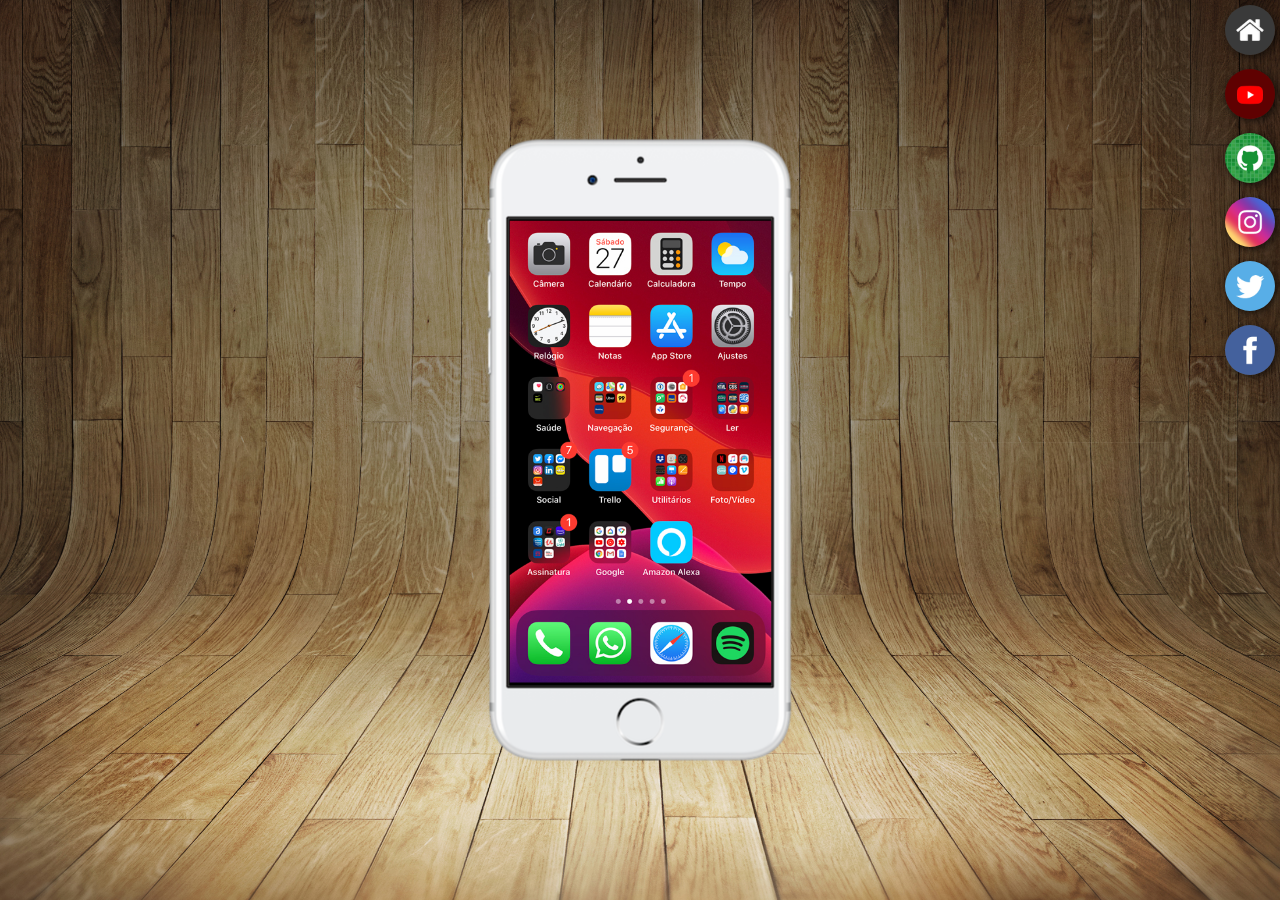
<file: index.html>
<!DOCTYPE html>
<html lang="pt-br">
<head>
    <meta charset="UTF-8">
    <meta http-equiv="X-UA-Compatible" content="IE=edge">
    <meta name="viewport" content="width=device-width, initial-scale=1.0">
    <title>Projeto redes sociais</title>
    <link rel="shortcut icon" href="favicon.ico" type="image/x-icon">
    <link rel="stylesheet" href="estilos/style.css">
</head>
<body>
    <main>
        <section id="telefone">
            <iframe src="home.html" name="tela" id="tela"  frameborder="0">
                Seu navegador não é compatível.
            </iframe>
        </section>
        <section id="redes-sociais">
            <a href="home.html" target="tela"><img src="imagens/logo-home.jpg" alt="home"></a>
            <br>
            <a href="youtube.html" target="tela"><img src="imagens/logo-youtube.jpg" alt="youtube"></a>
            <br>
            <a href="github.html" target="tela"><img src="imagens/logo-github.jpg" alt="github"></a>
            <br>
            <a href="instagram.html" target="tela"><img src="imagens/logo-instagram.jpg" alt="instagram"></a>
            <br>
            <a href="twitter.html" target="tela"><img src="imagens/logo-twitter.jpg" alt="twitter"></a>
            <br>
            <a href="facebook.html" target="tela"><img src="imagens/logo-facebook.jpg" alt="facebook"></a>
            

        </section>
    </main>
</body>
</html>
</file>
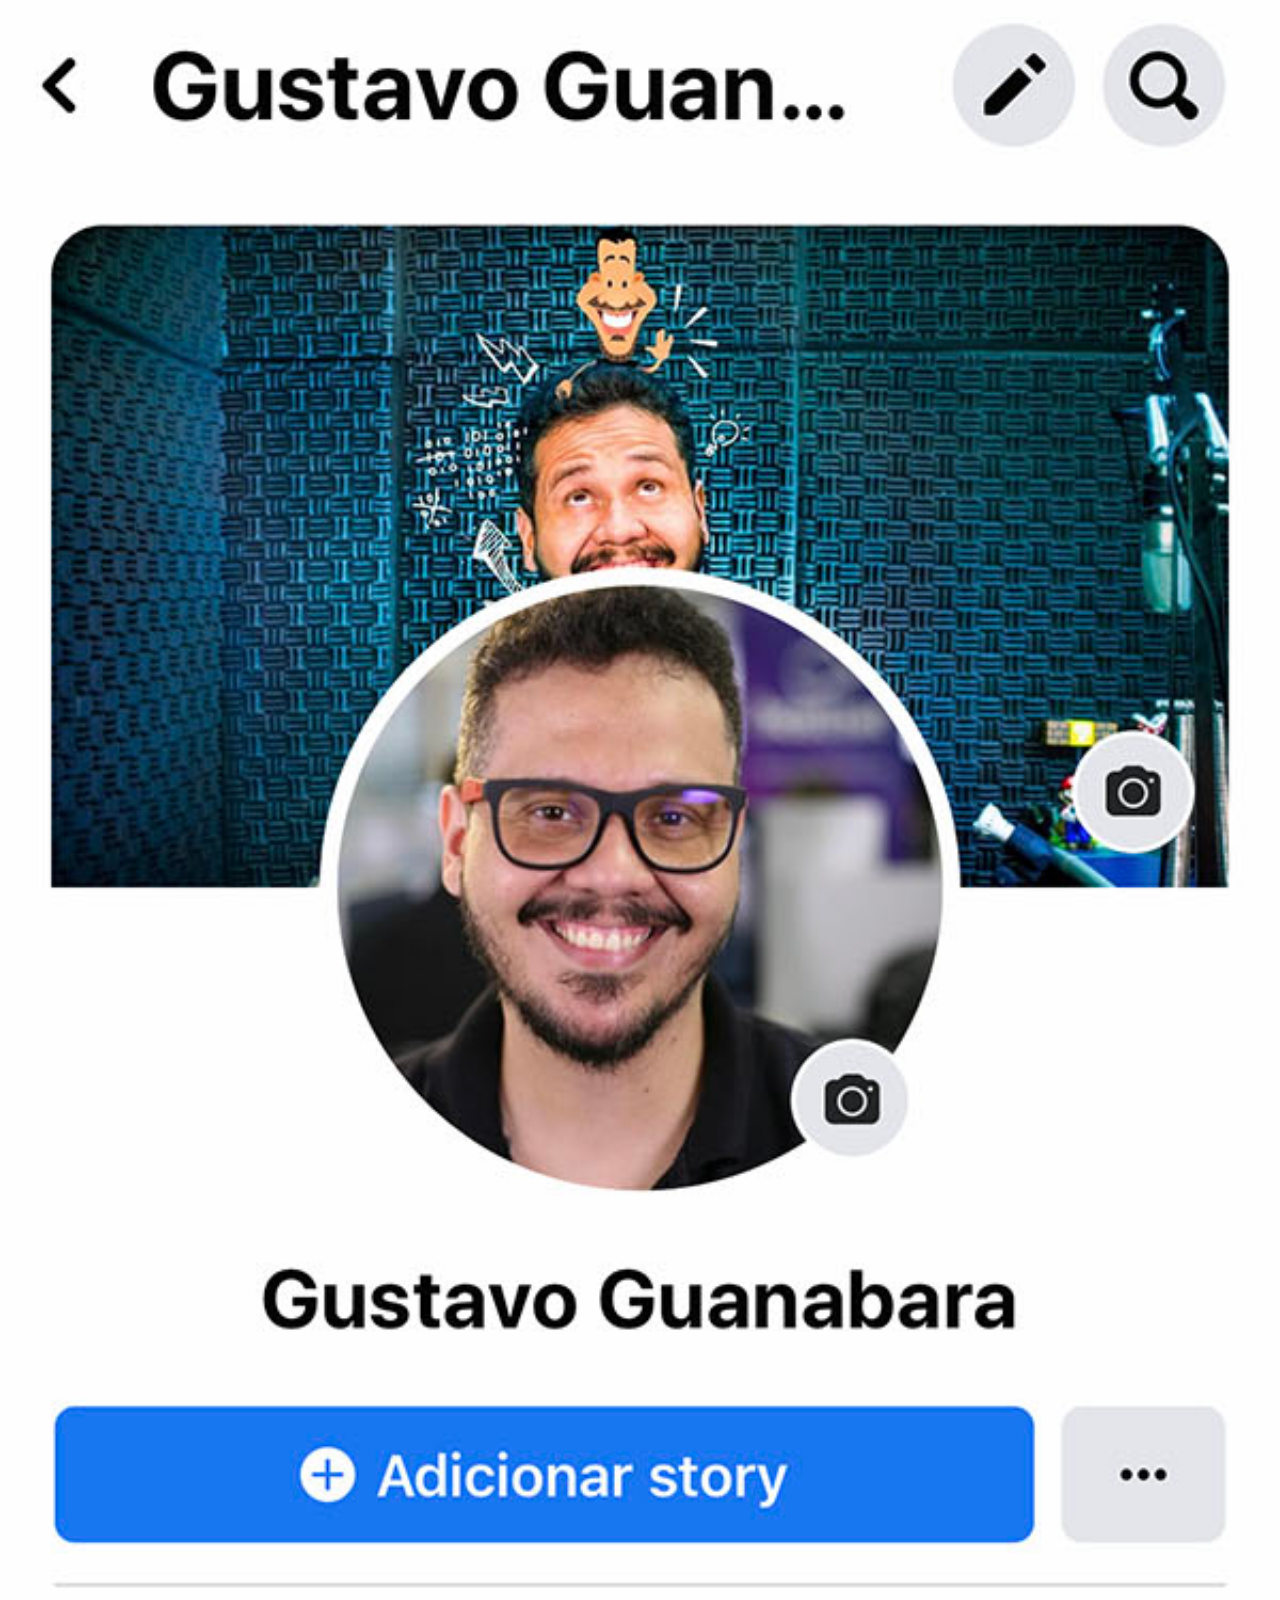
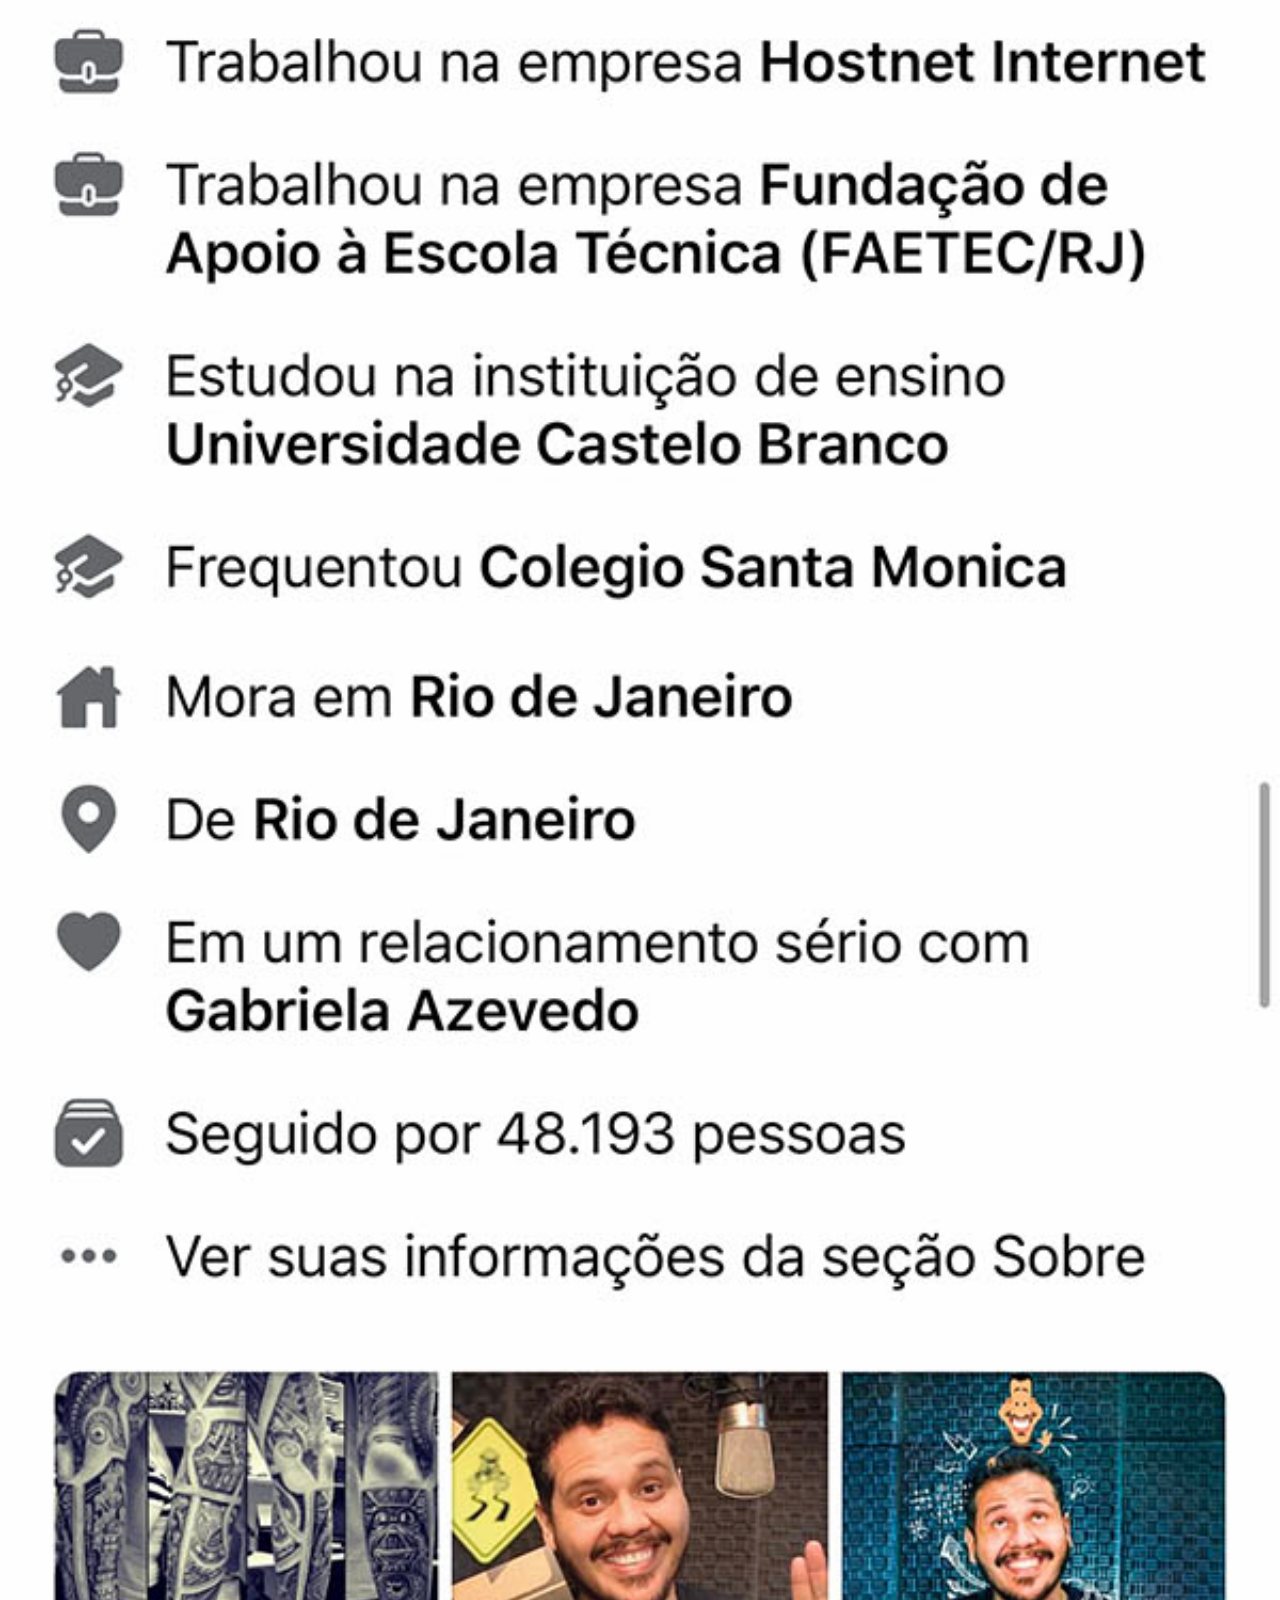
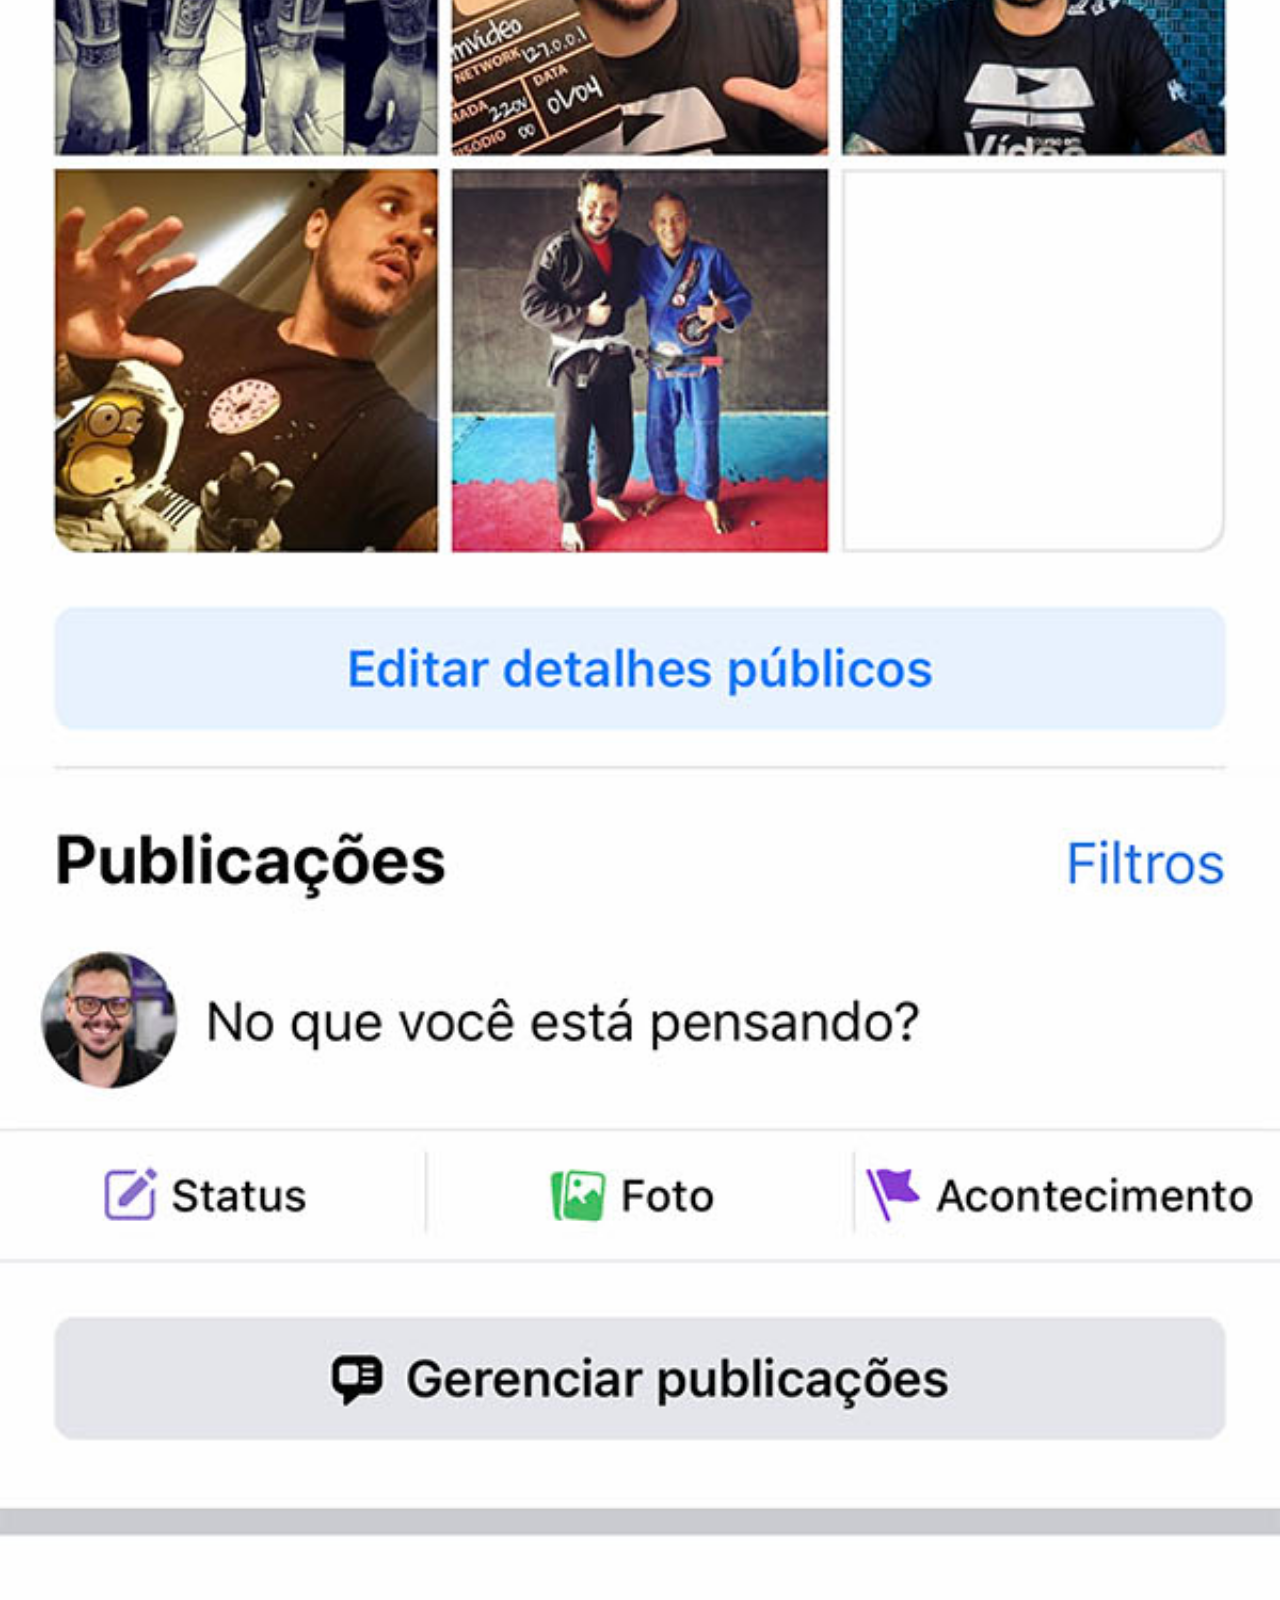
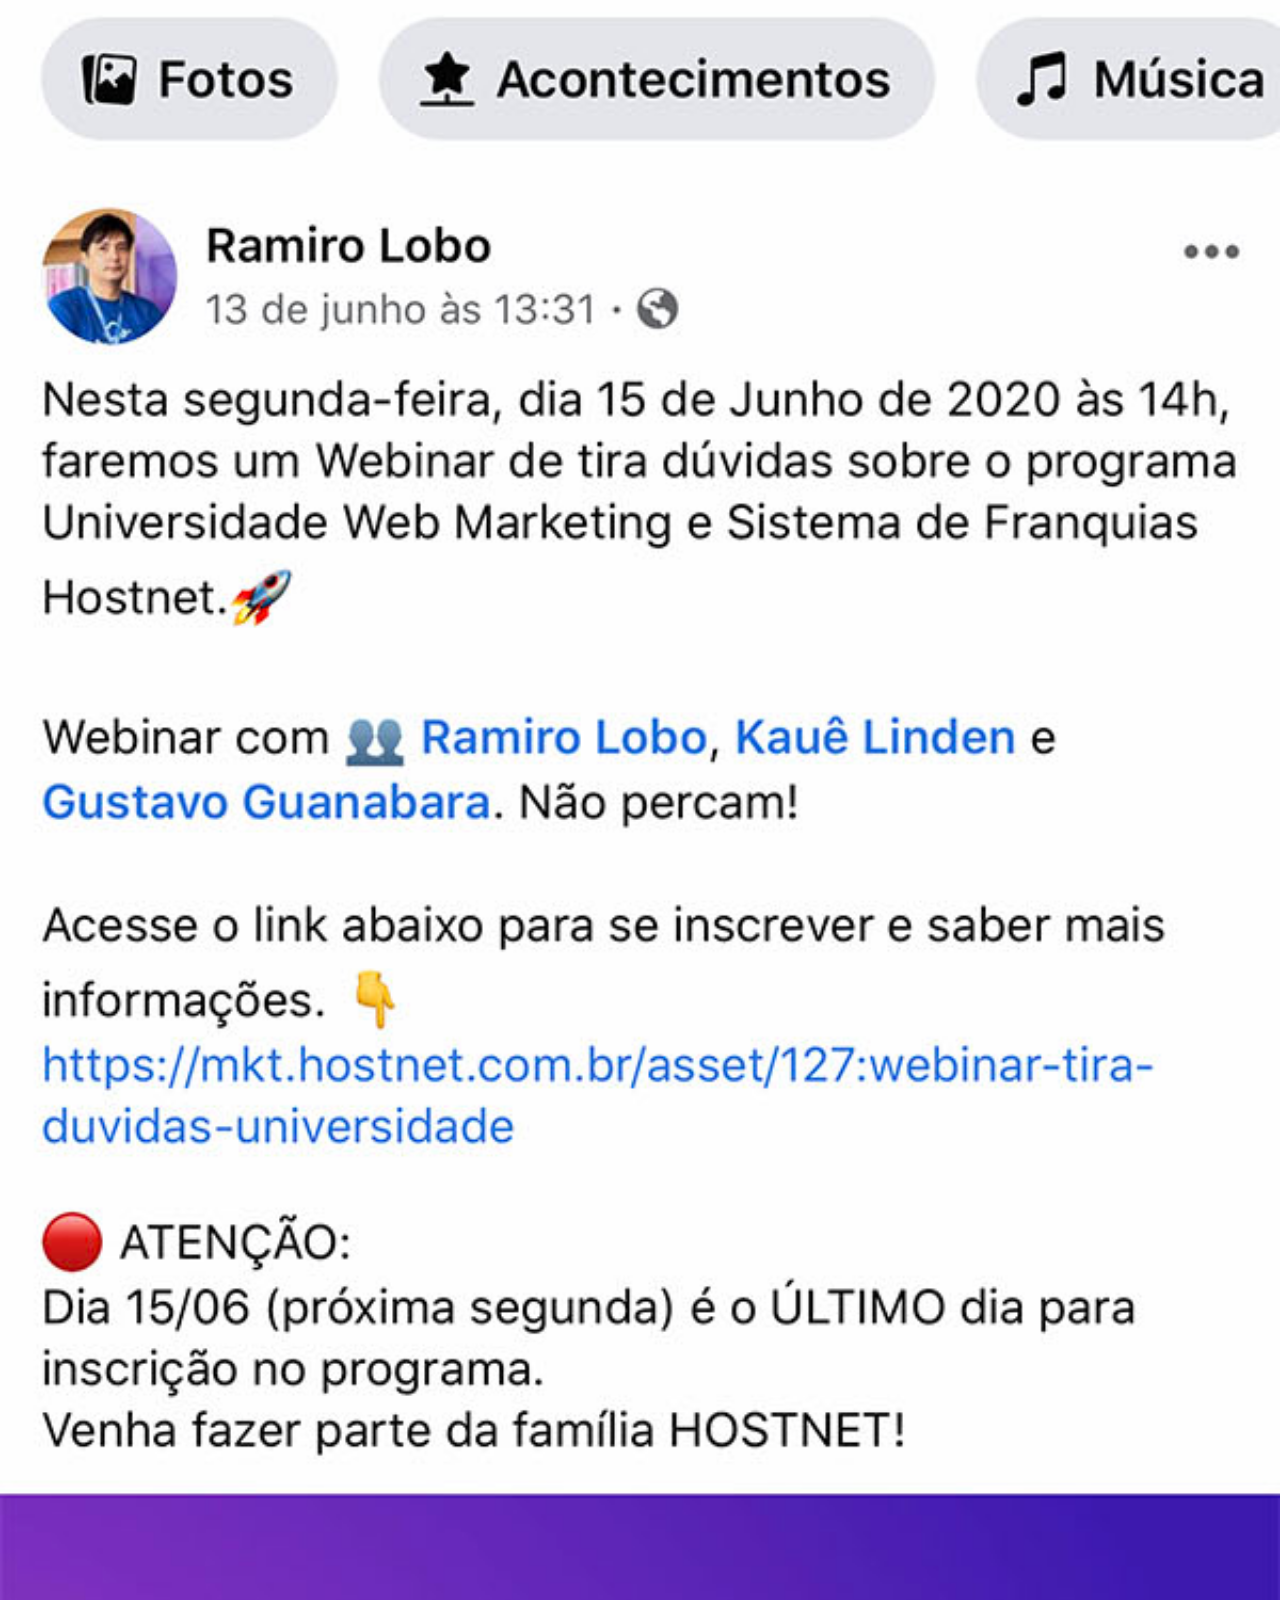
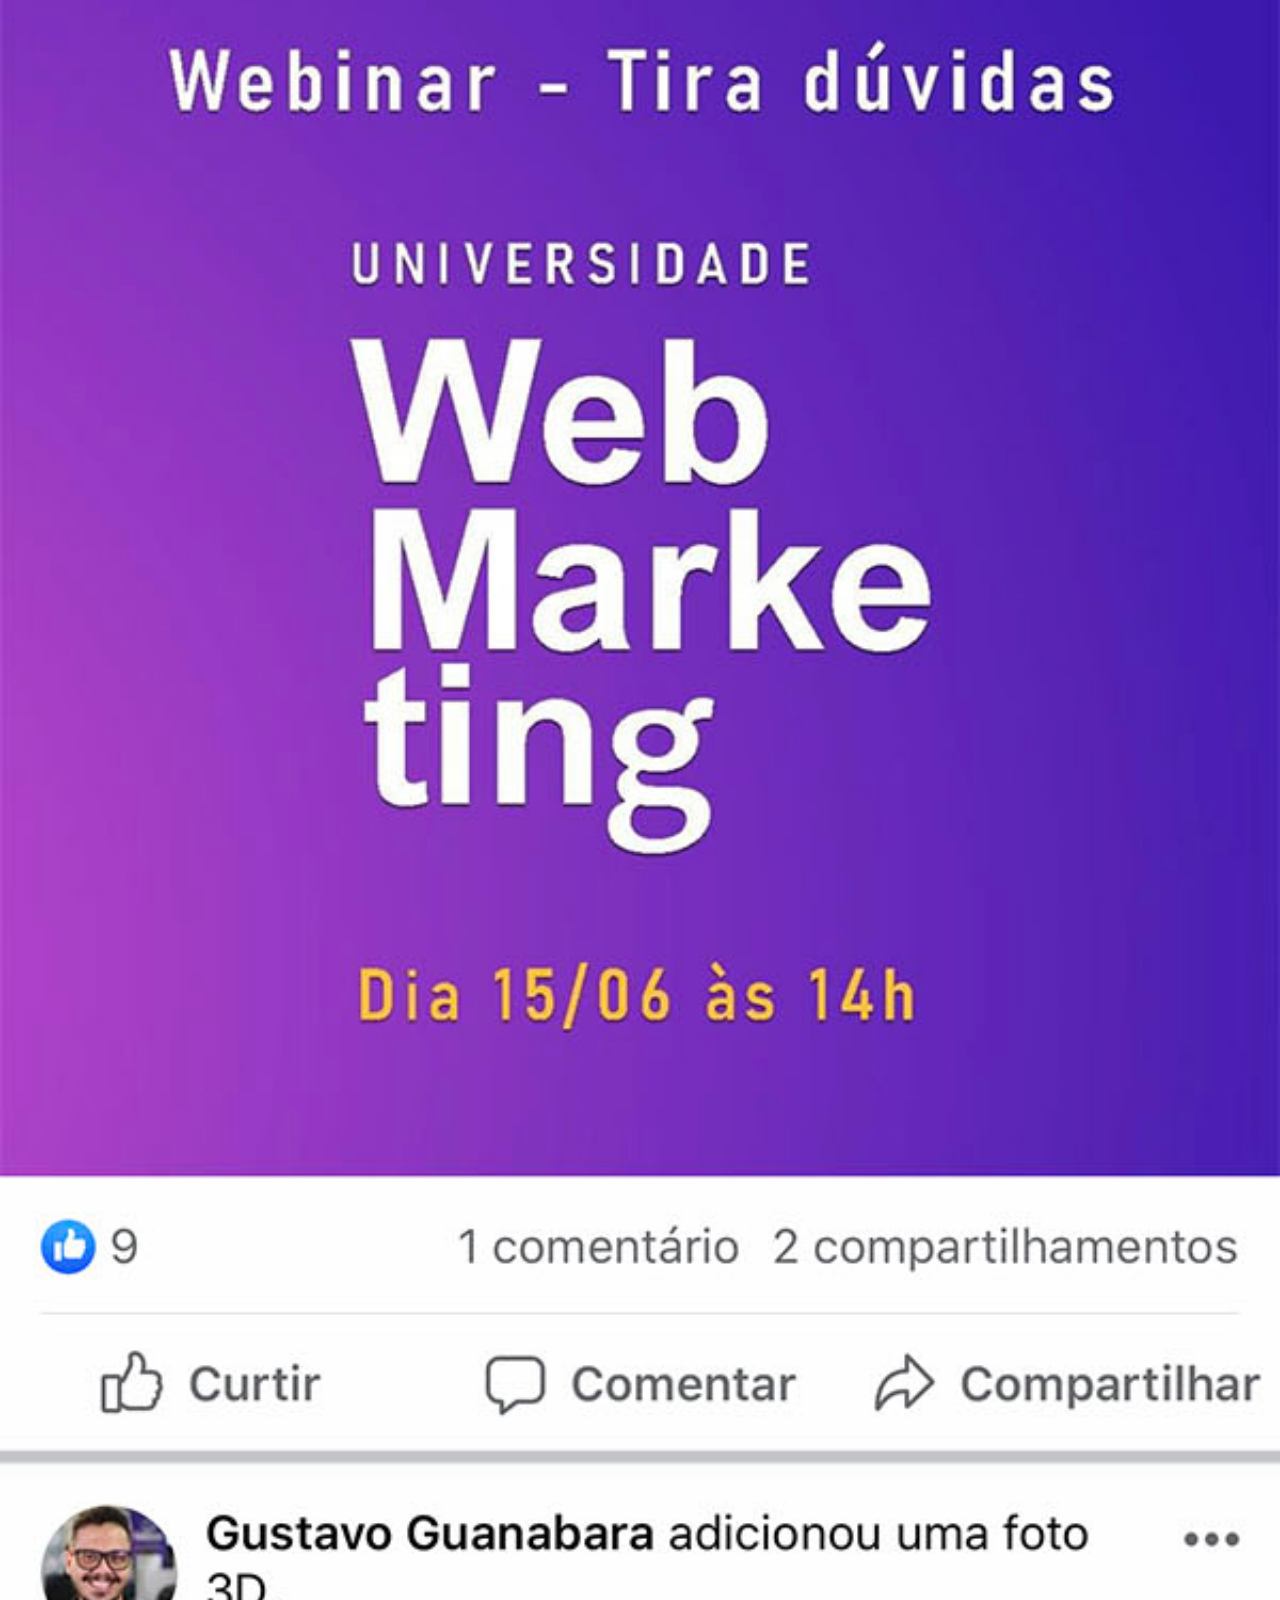
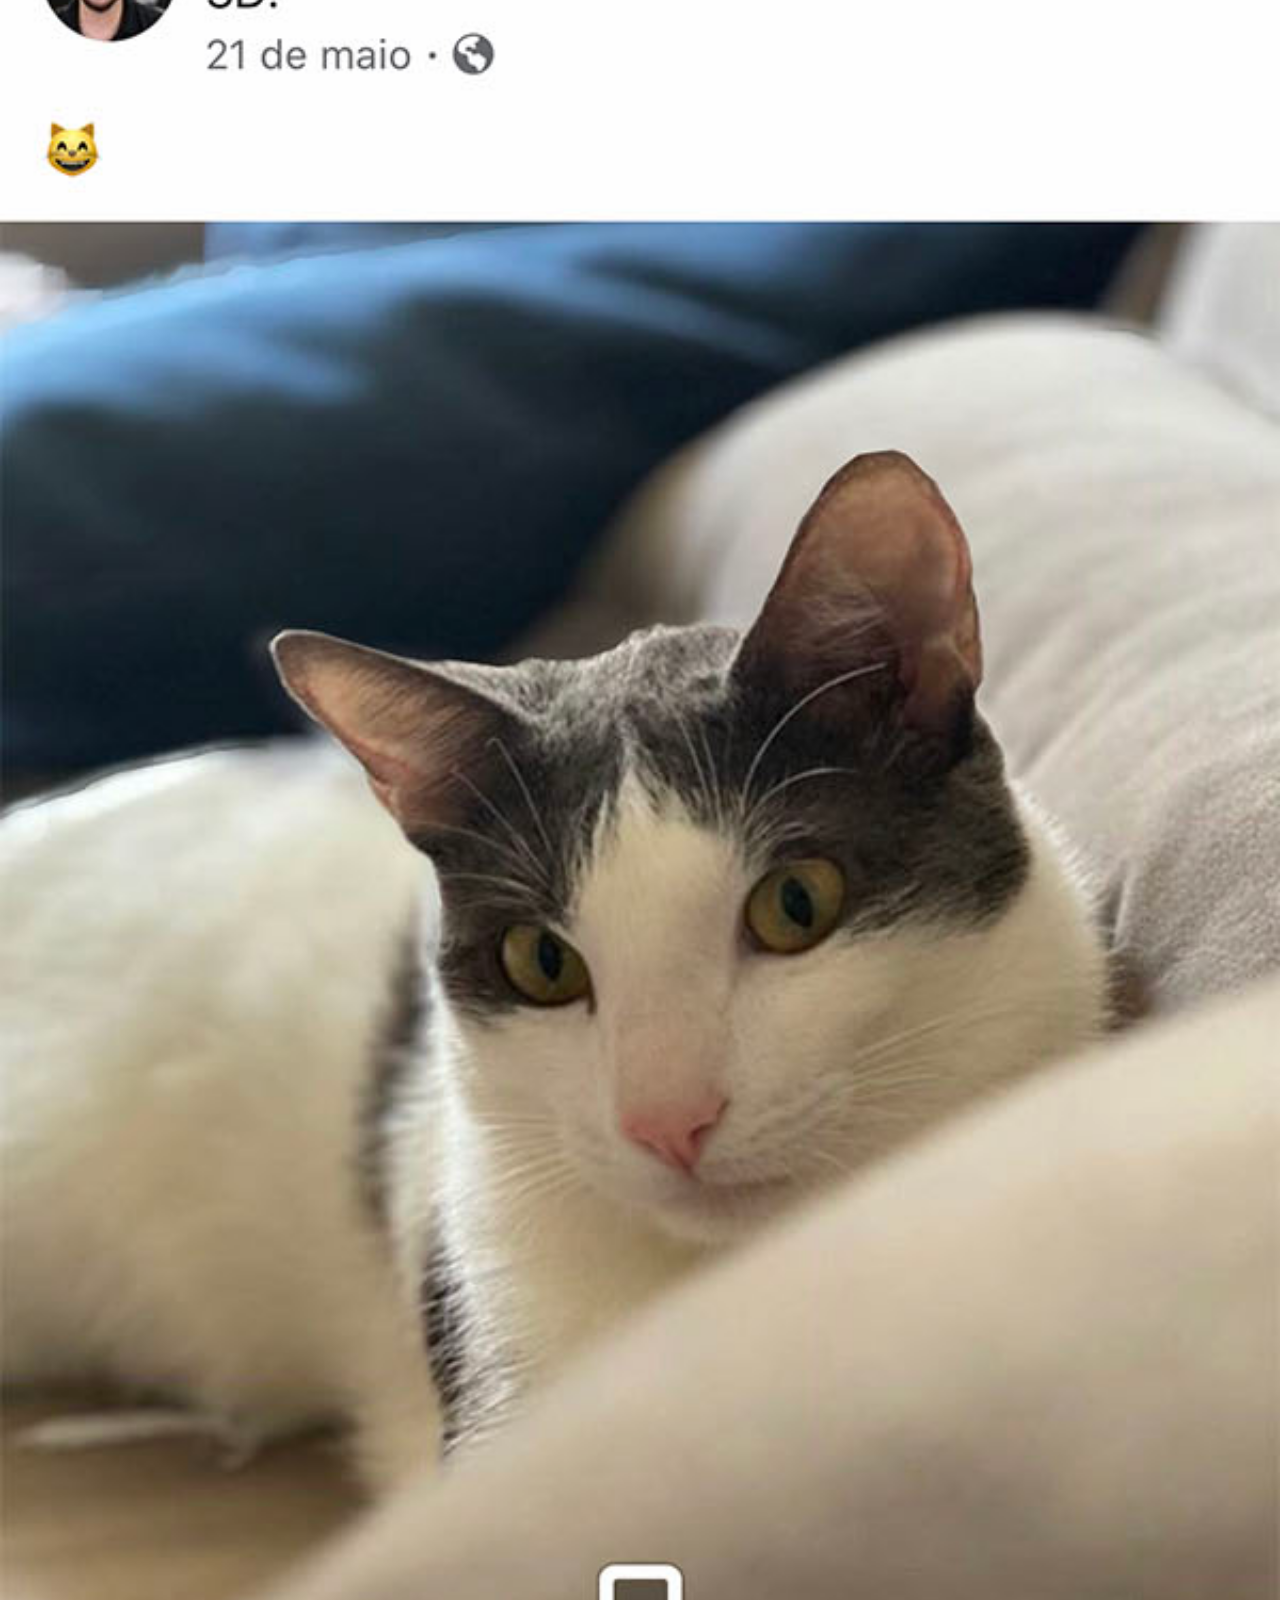
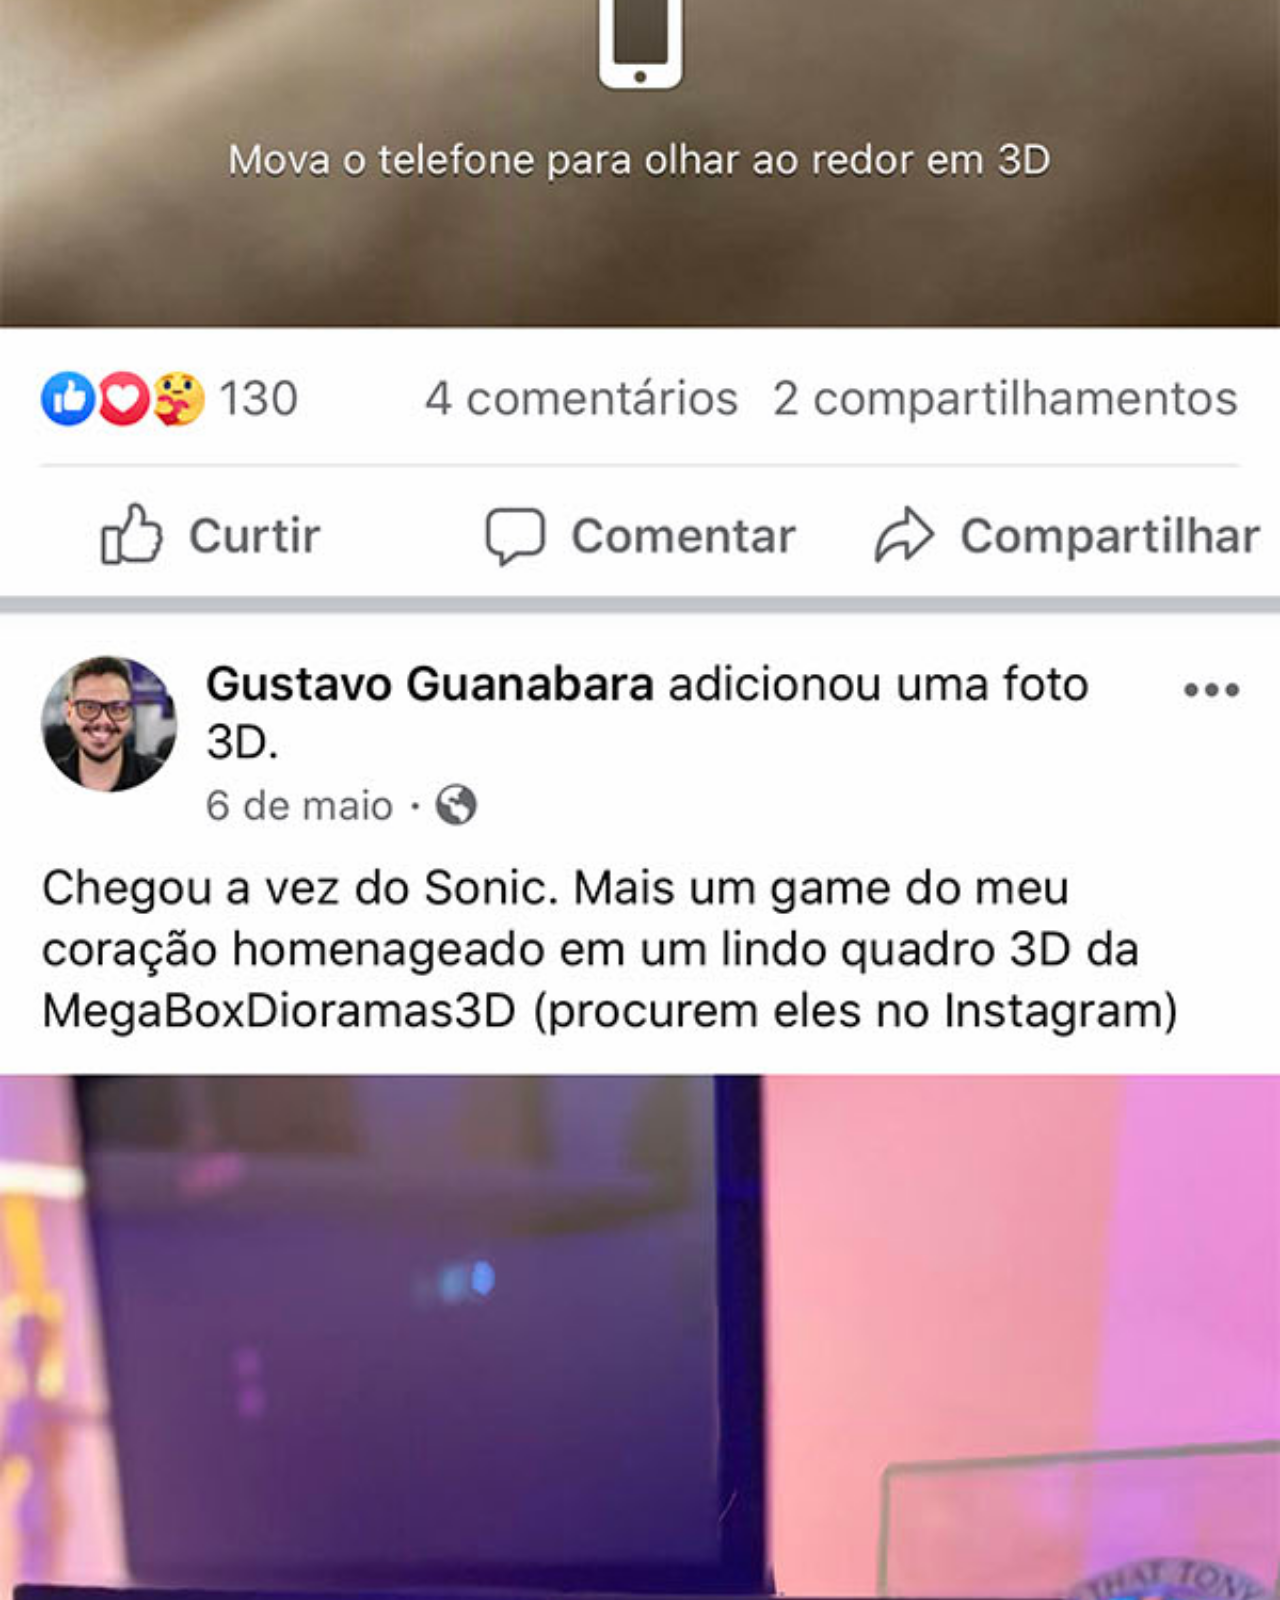
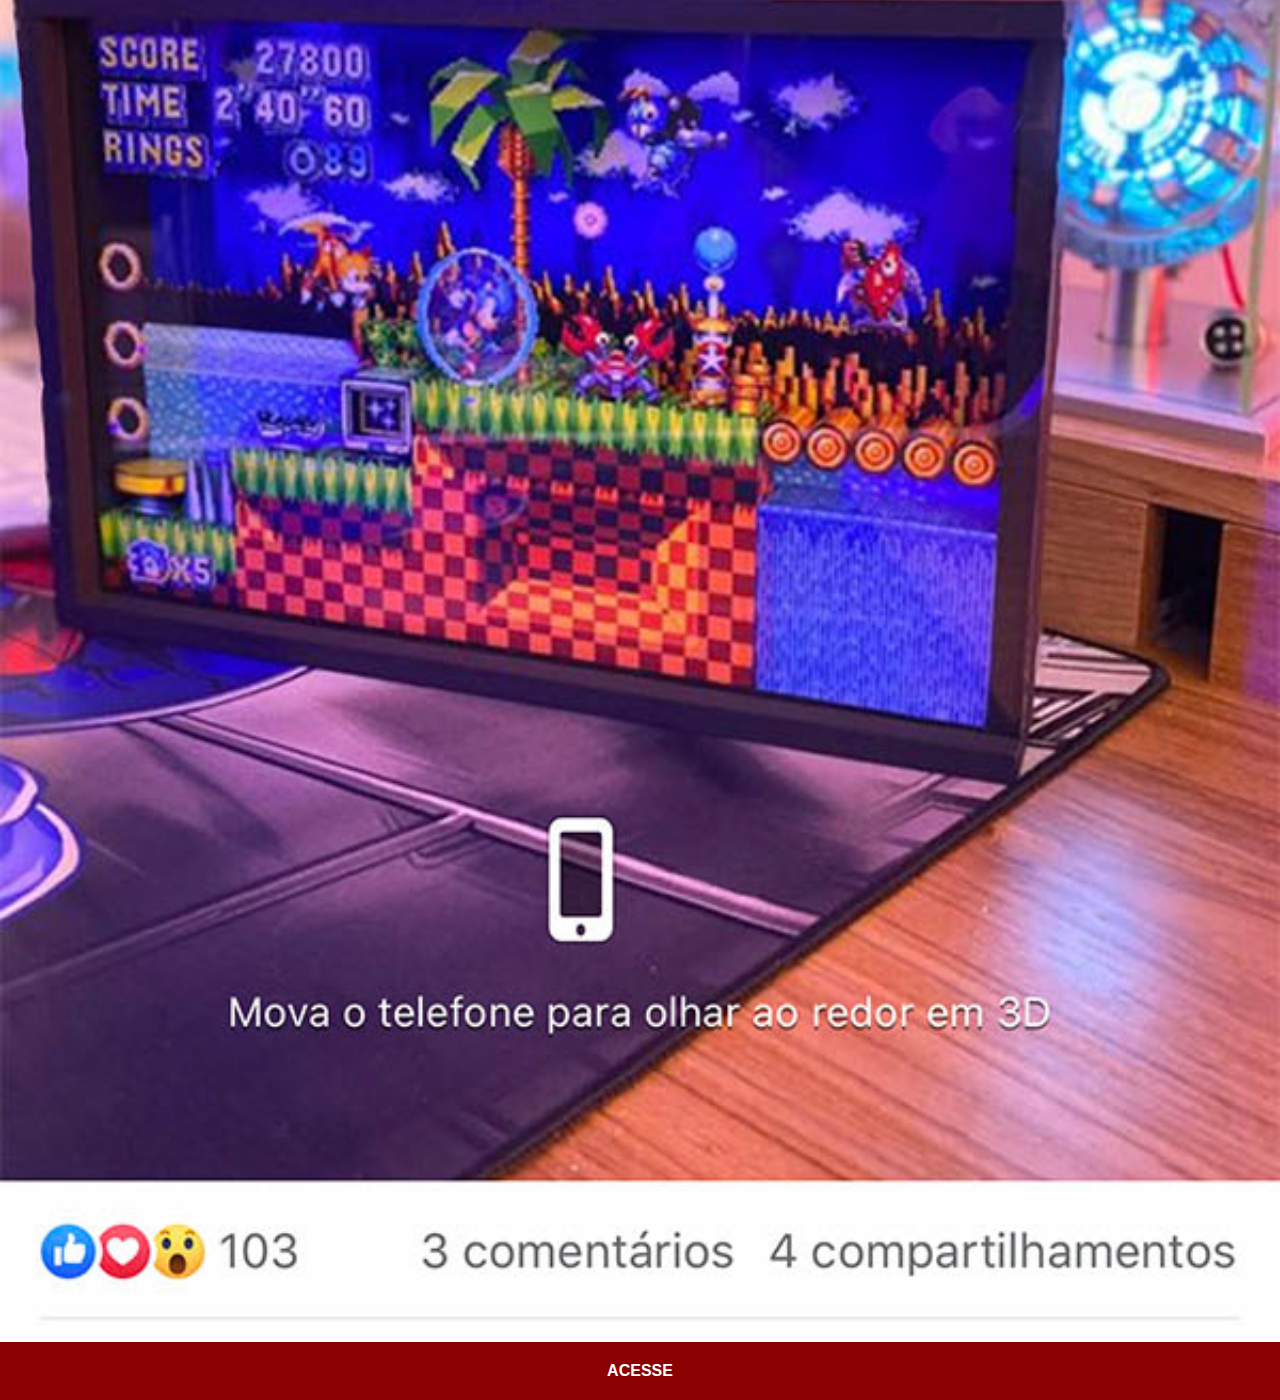
<file: facebook.html>
<!DOCTYPE html>
<html lang="pt-br">
<head>
    <meta charset="UTF-8">
    <meta http-equiv="X-UA-Compatible" content="IE=edge">
    <meta name="viewport" content="width=device-width, initial-scale=1.0">
    <title>Facebook</title>
    <link rel="stylesheet" href="estilos/social.css">
</head>
<body>
    <img src="imagens/tela-facebook.jpg" alt="facebook">
    <a href="https://www.facebook.com/eo.barman/" target="_blank">ACESSE</a>
</body>
</html>
</file>
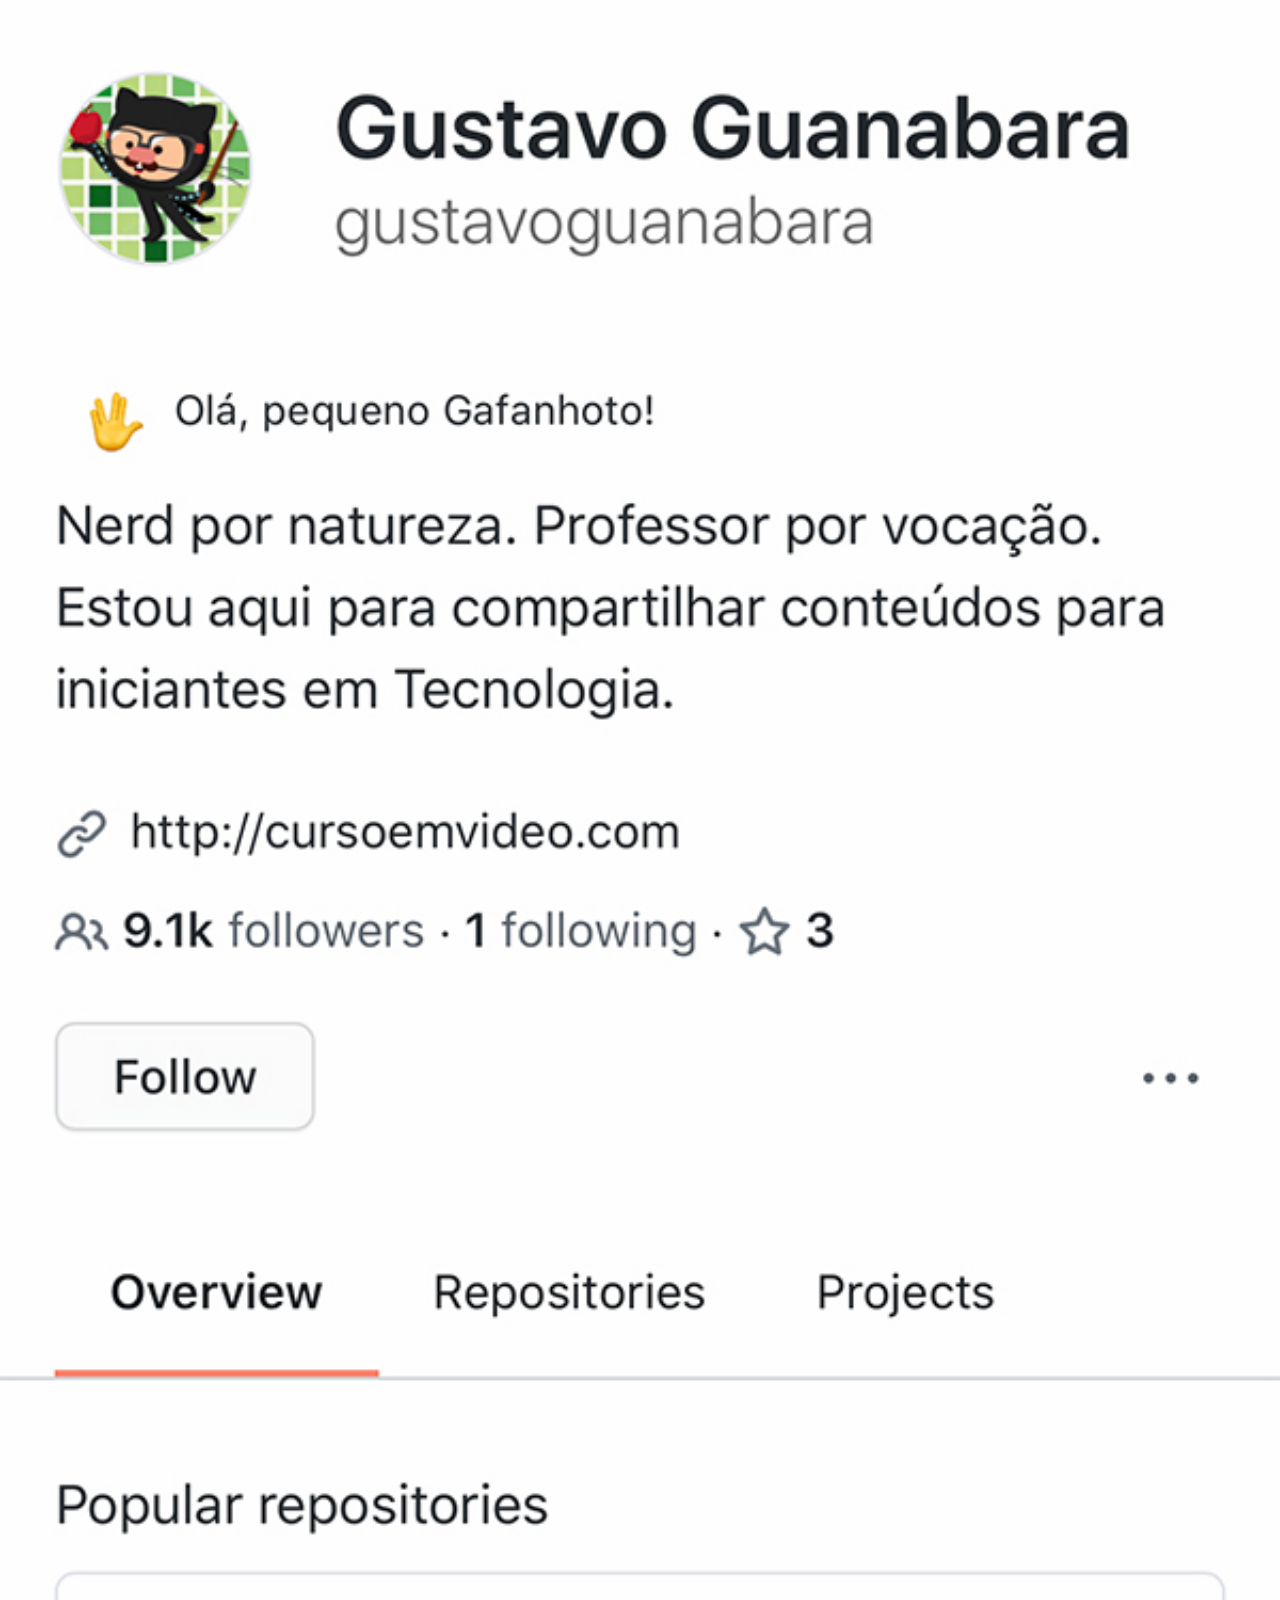
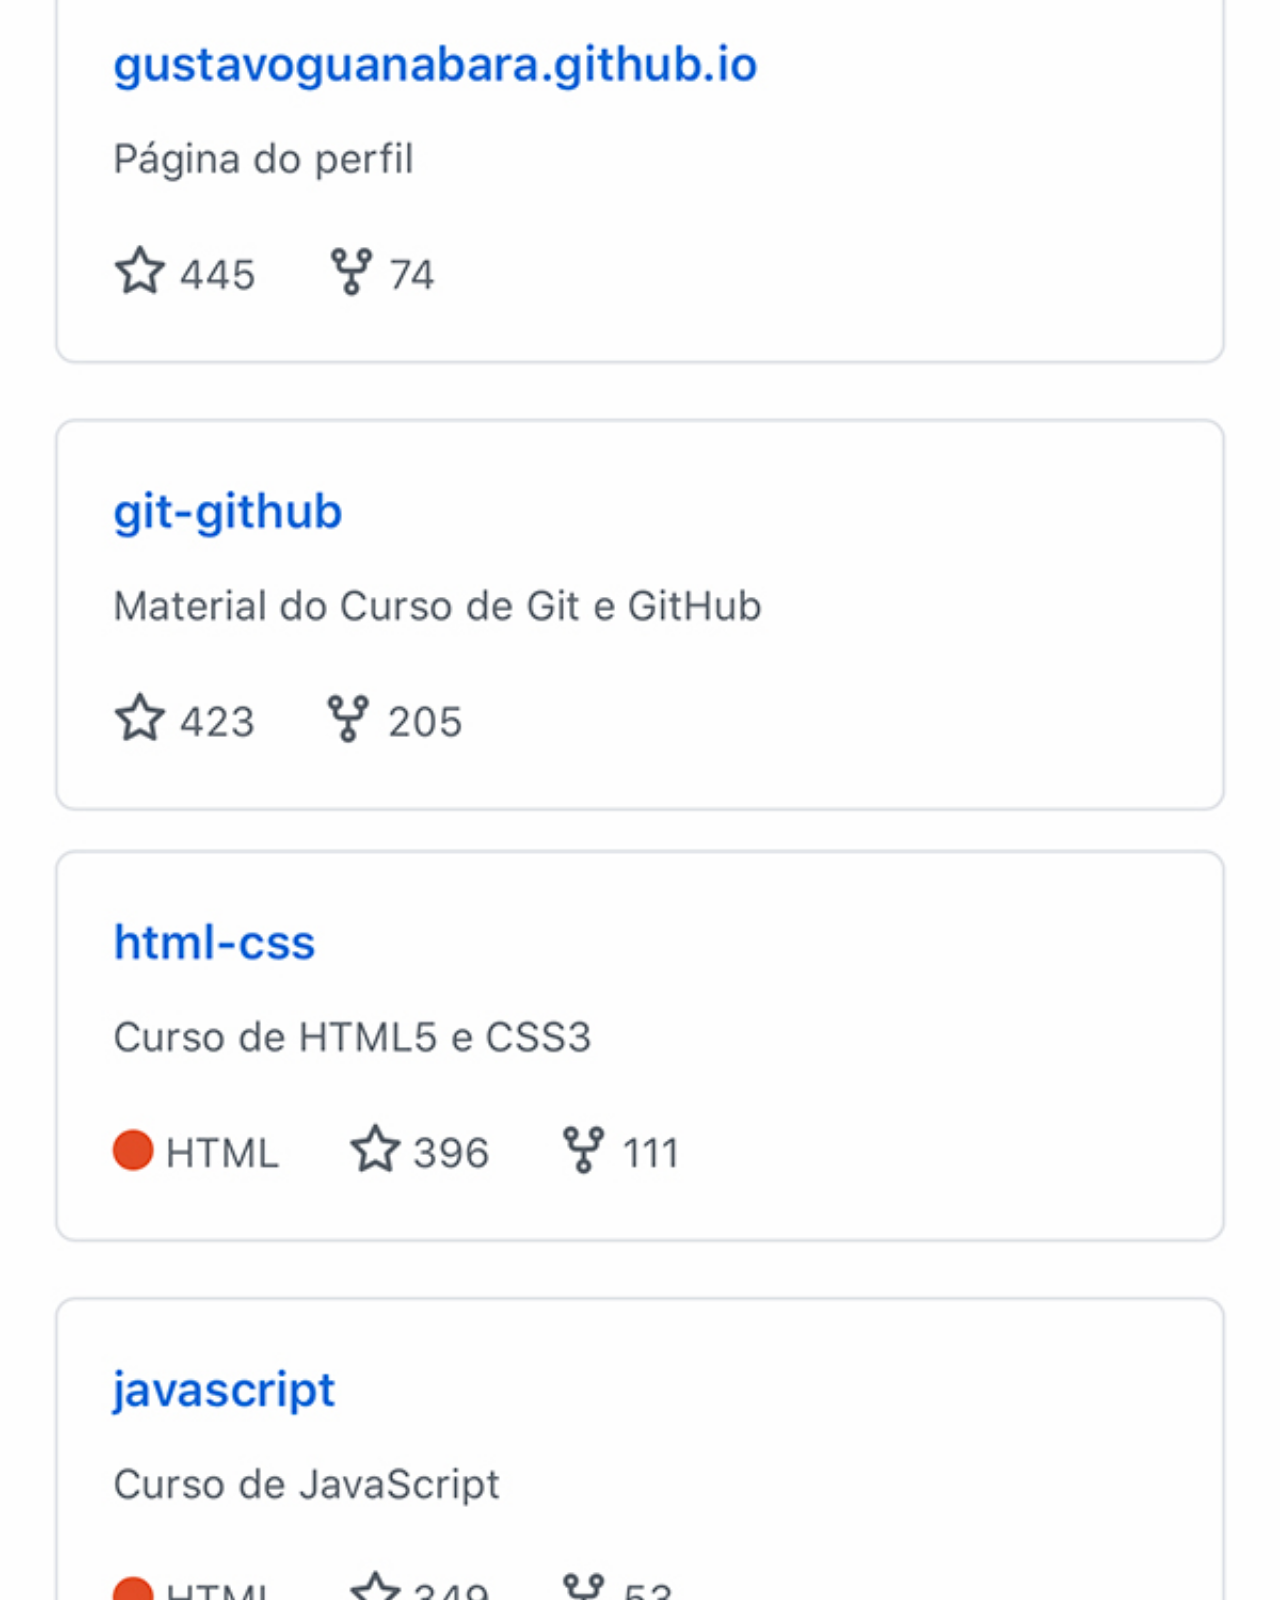
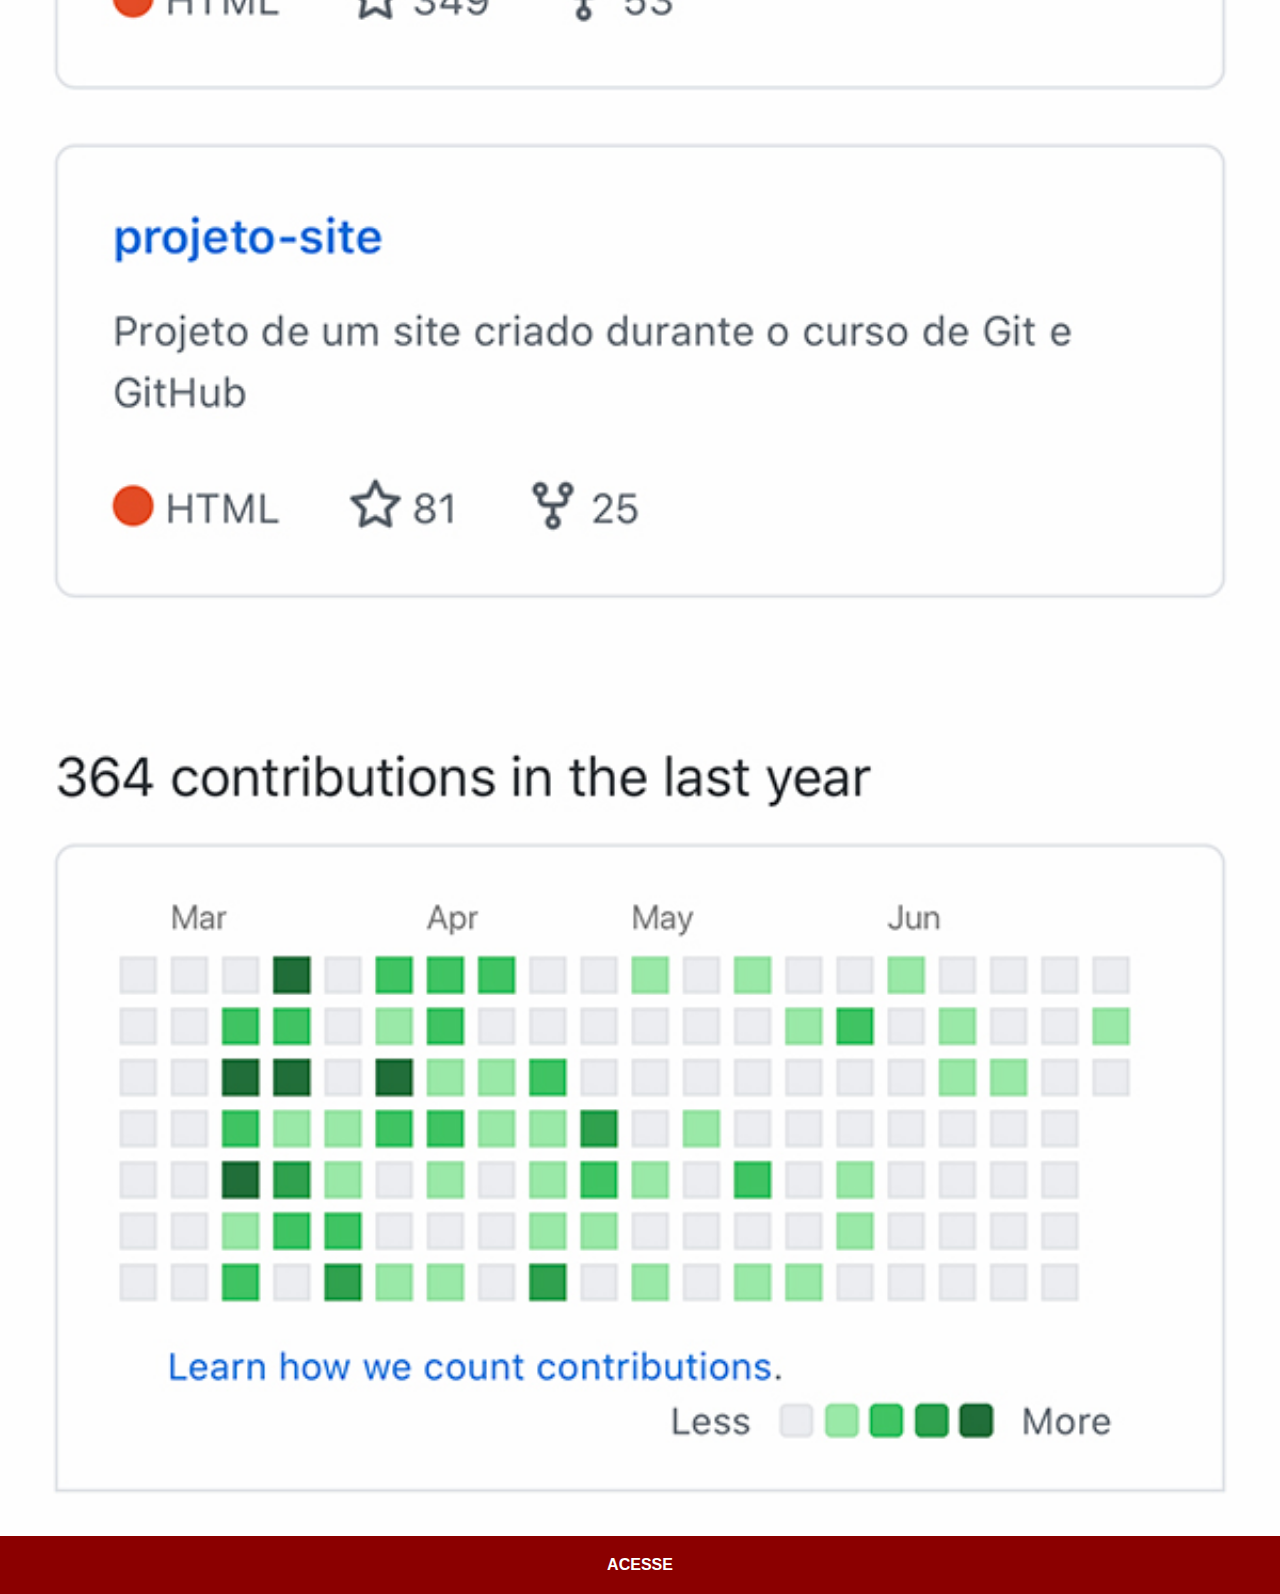
<file: github.html>
<!DOCTYPE html>
<html lang="pt-br">
<head>
    <meta charset="UTF-8">
    <meta http-equiv="X-UA-Compatible" content="IE=edge">
    <meta name="viewport" content="width=device-width, initial-scale=1.0">
    <title>Github</title>
    <link rel="stylesheet" href="estilos/social.css">
</head>
<body>
    <img src="imagens/tela-github.jpg" alt="github">
    <a href="https://github.com" target="_blank">ACESSE</a>
</body>
</html>
</file>
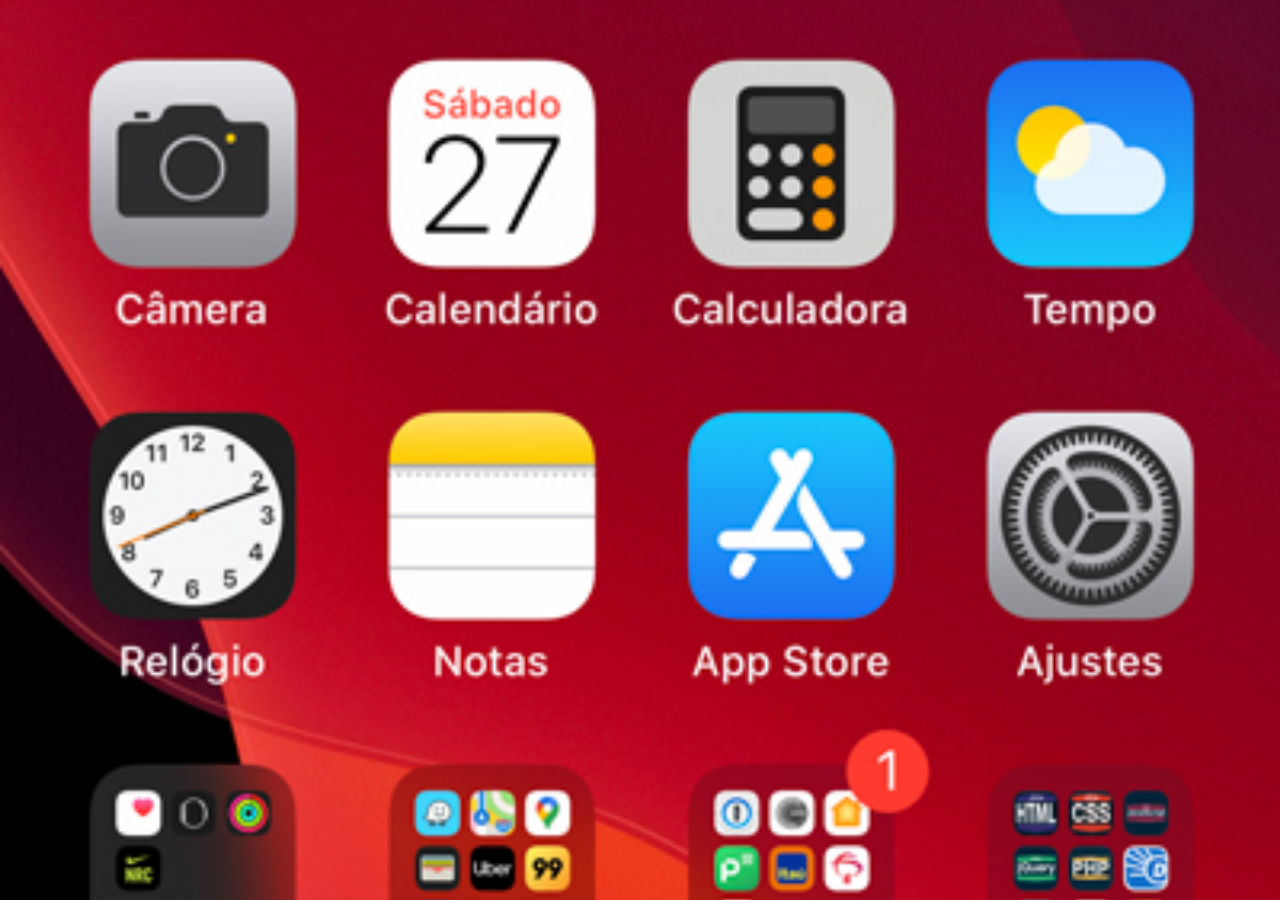
<file: home.html>
<!DOCTYPE html>
<html lang="pt-br">
<head>
    <meta charset="UTF-8">
    <meta http-equiv="X-UA-Compatible" content="IE=edge">
    <meta name="viewport" content="width=device-width, initial-scale=1.0">
    <title>home</title>
    <style>
        *{
            margin: 0;
            padding: 0;
        }
        body{
            background-color: black;
            background-image: url(imagens/tela-home.jpg);
            background-position: top center;
            background-repeat: no-repeat;
            background-size: cover;


        }
    </style>
</head>
<body>
    
</body>
</html>
</file>
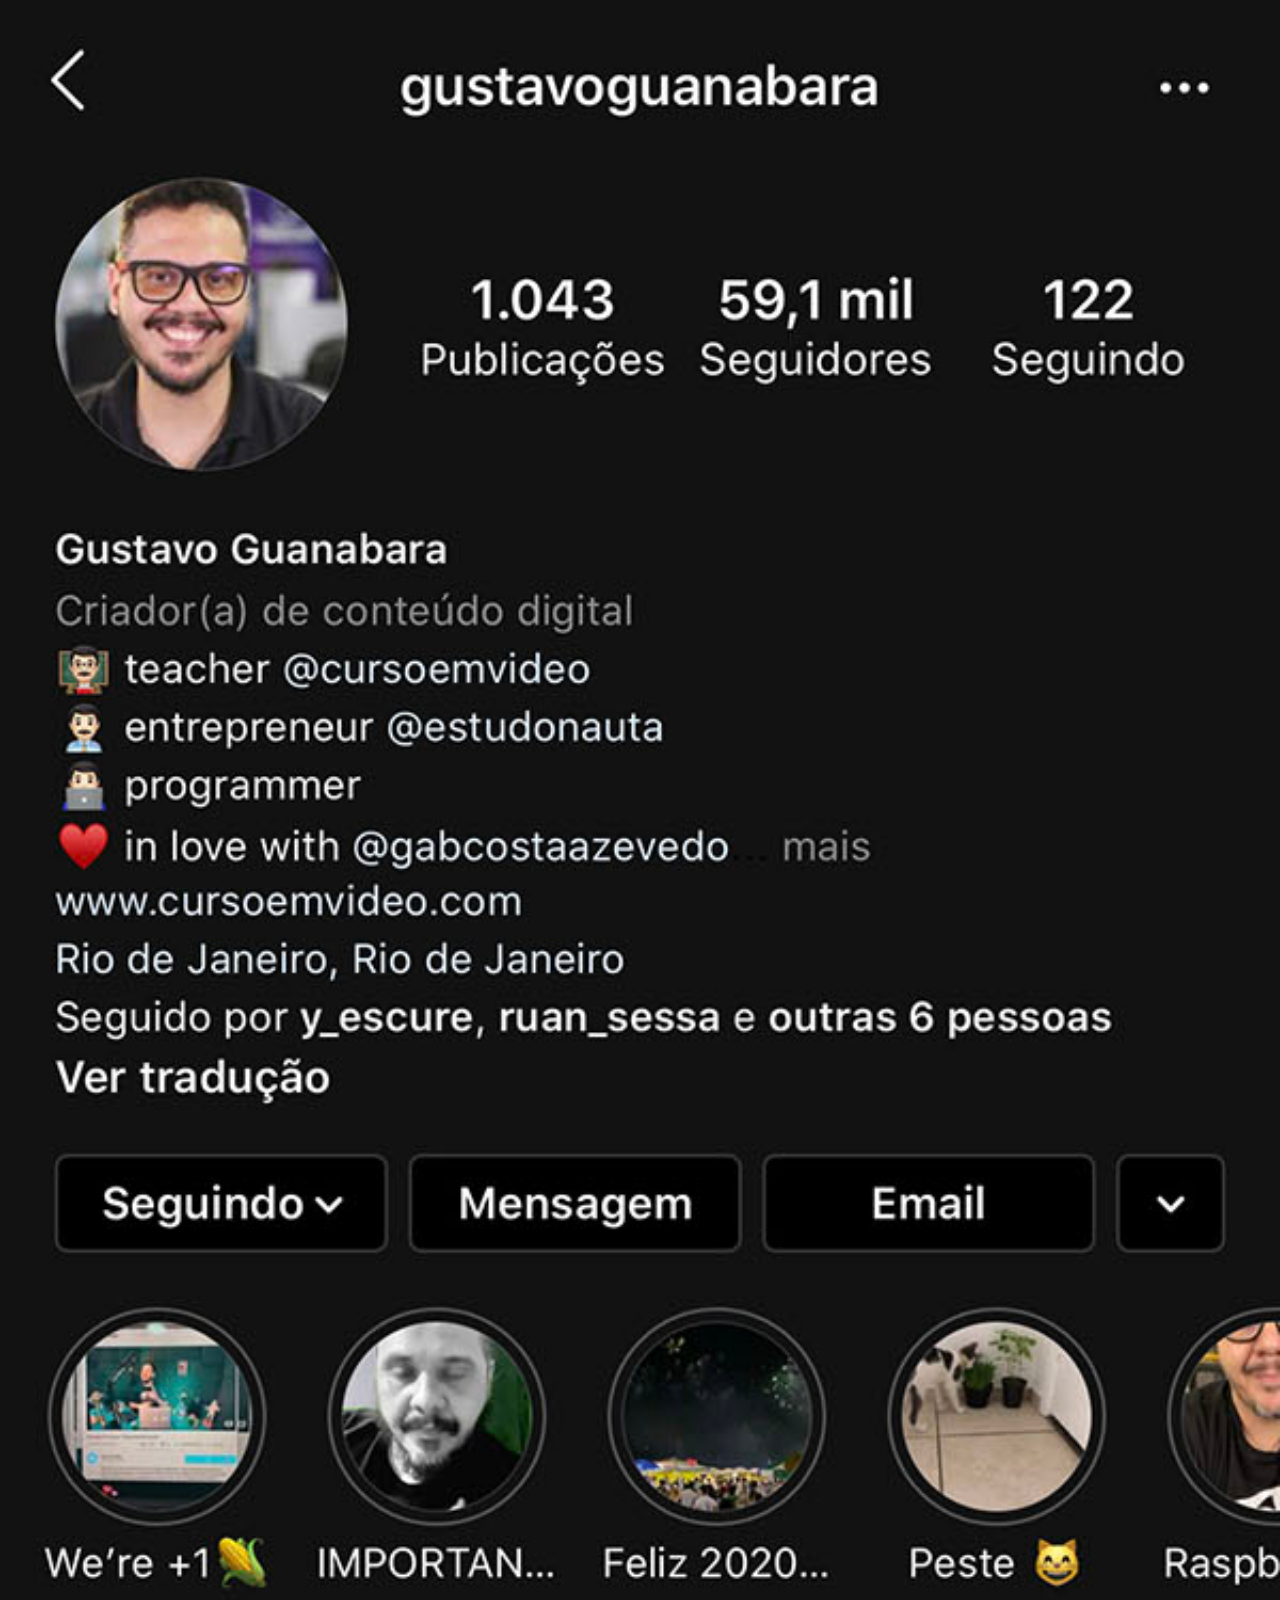
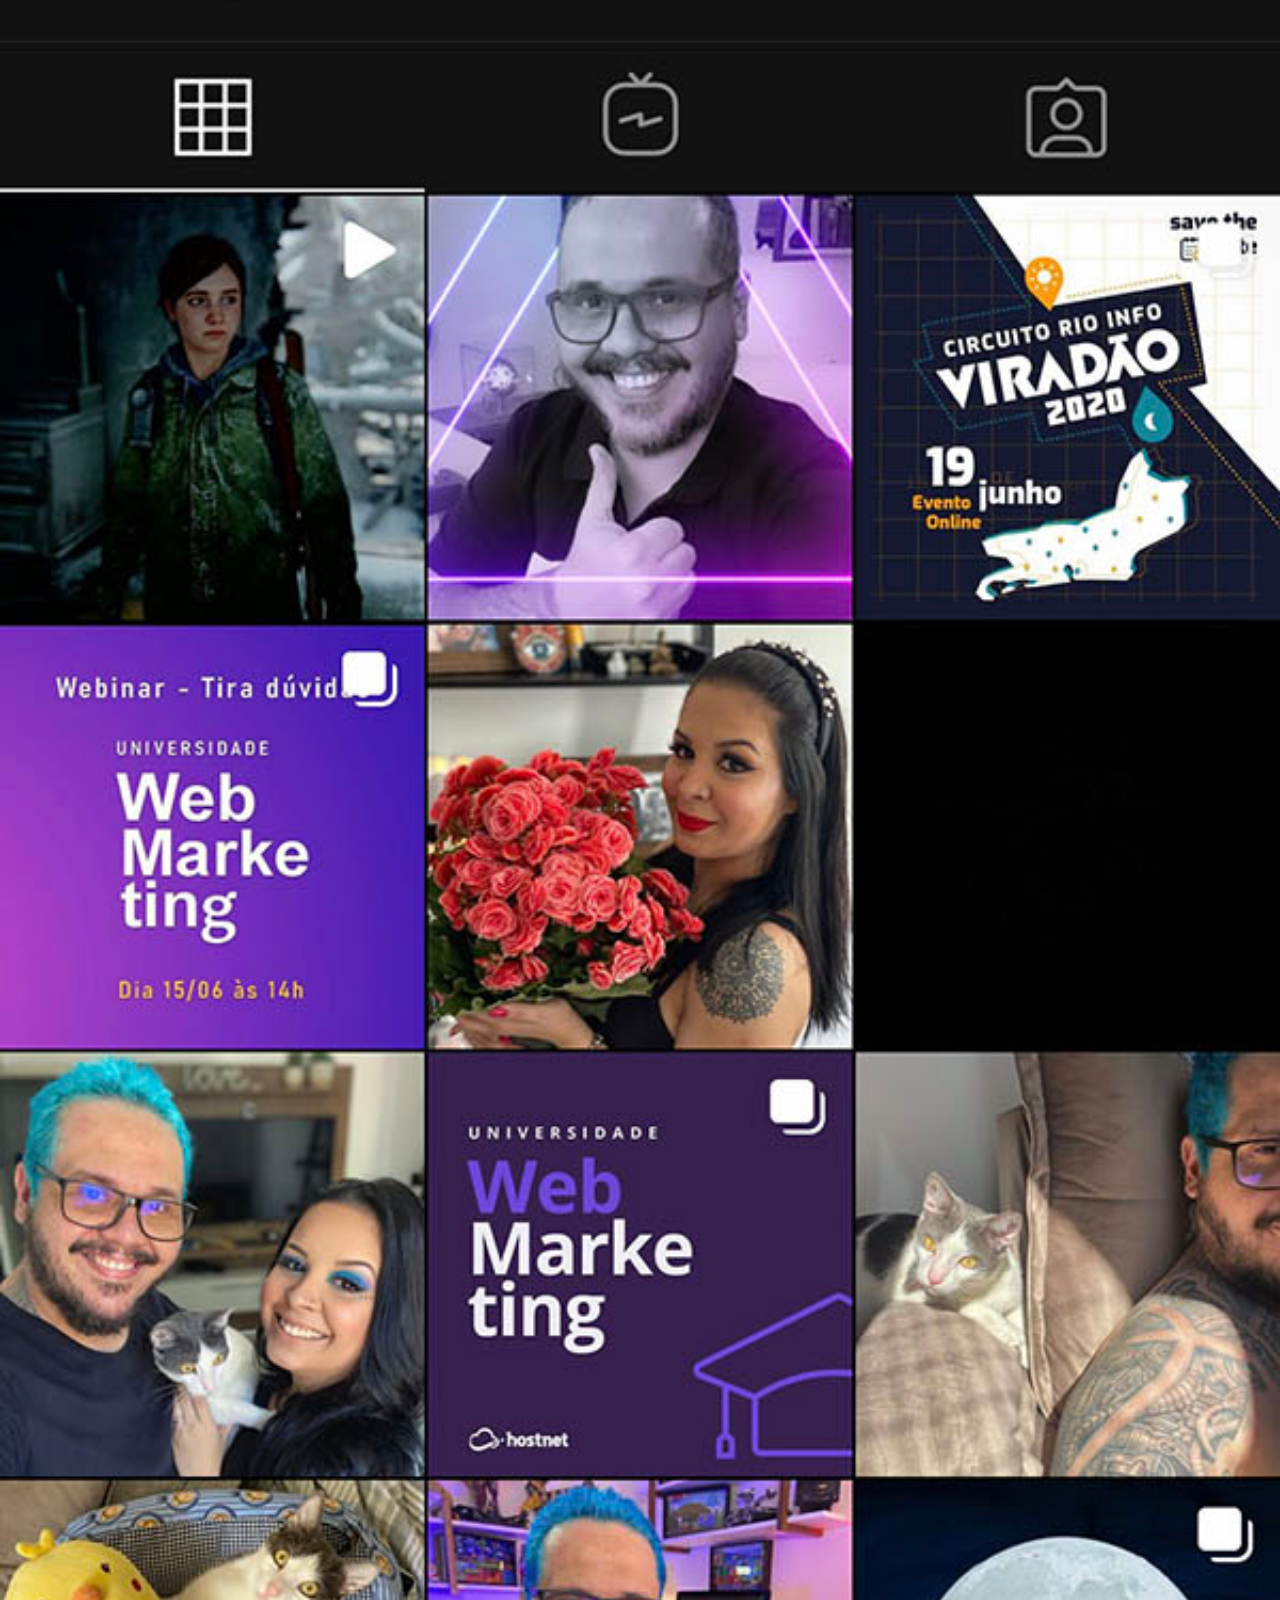
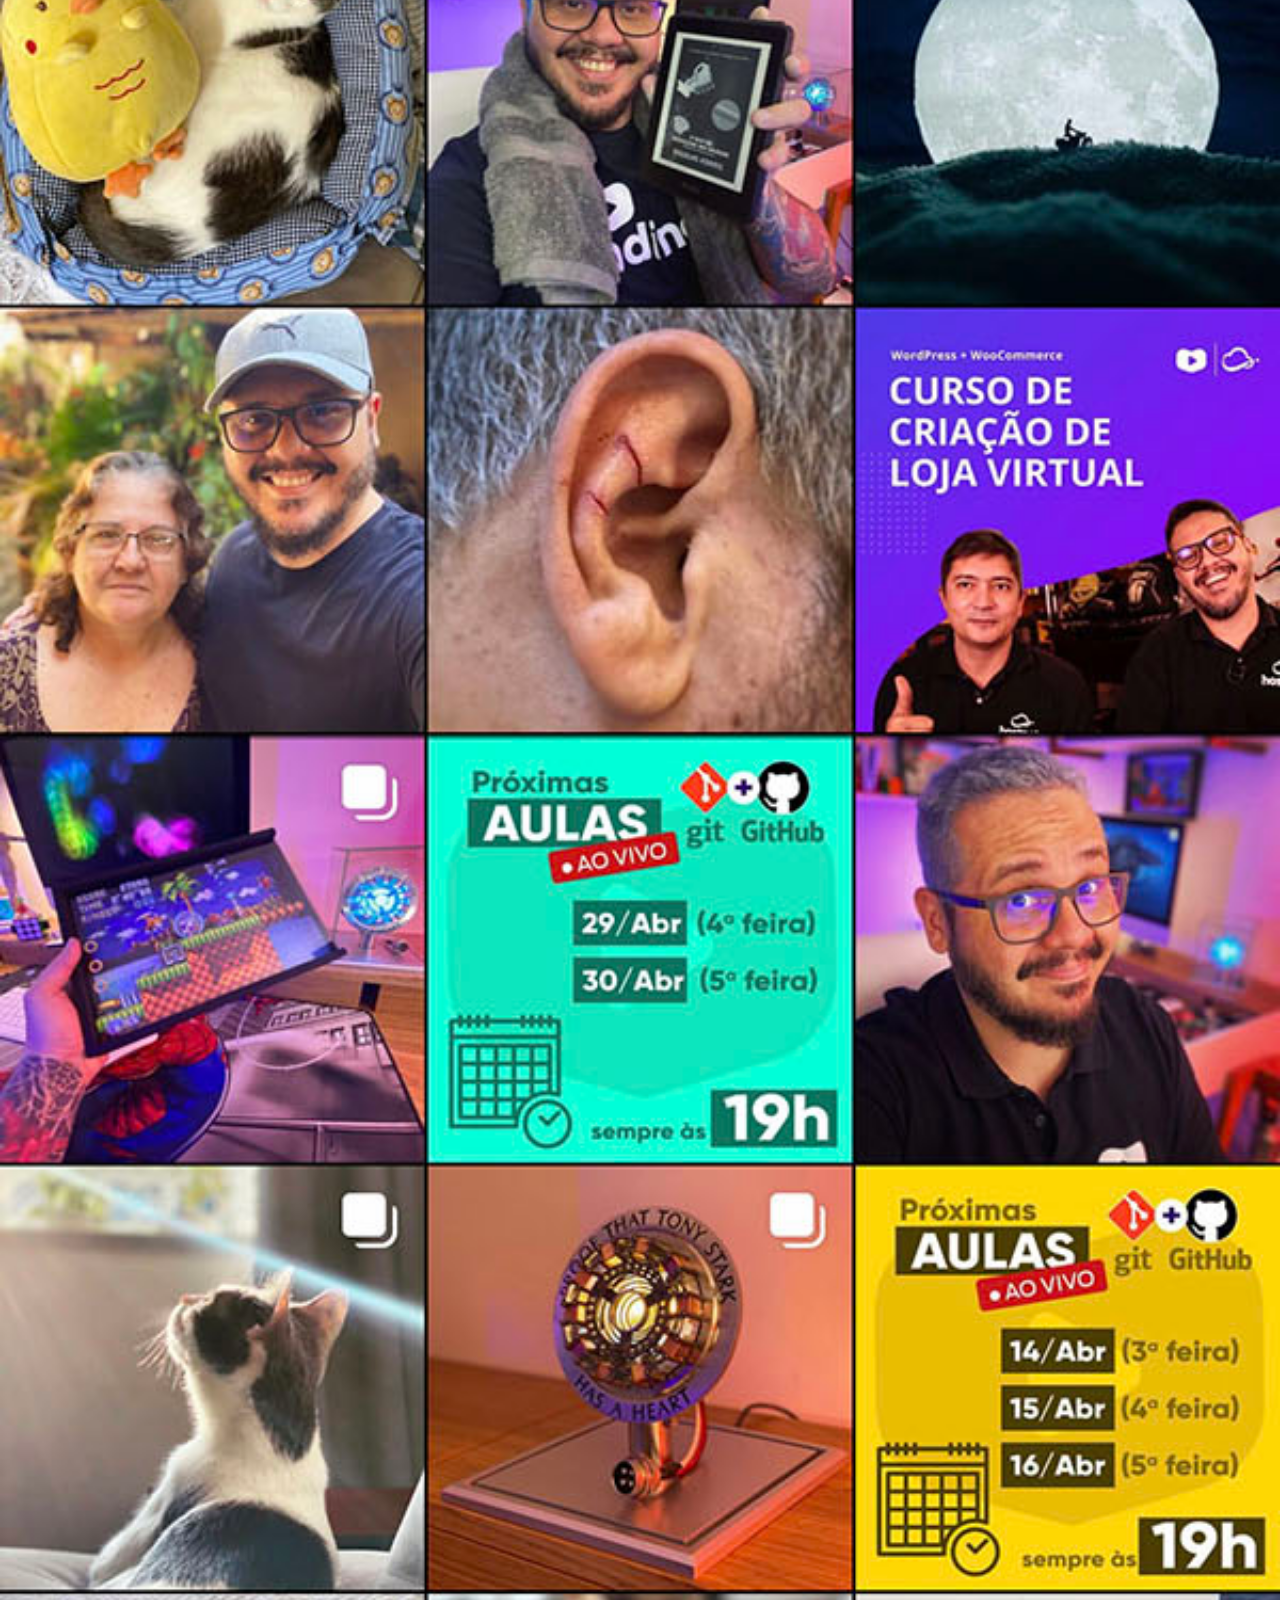
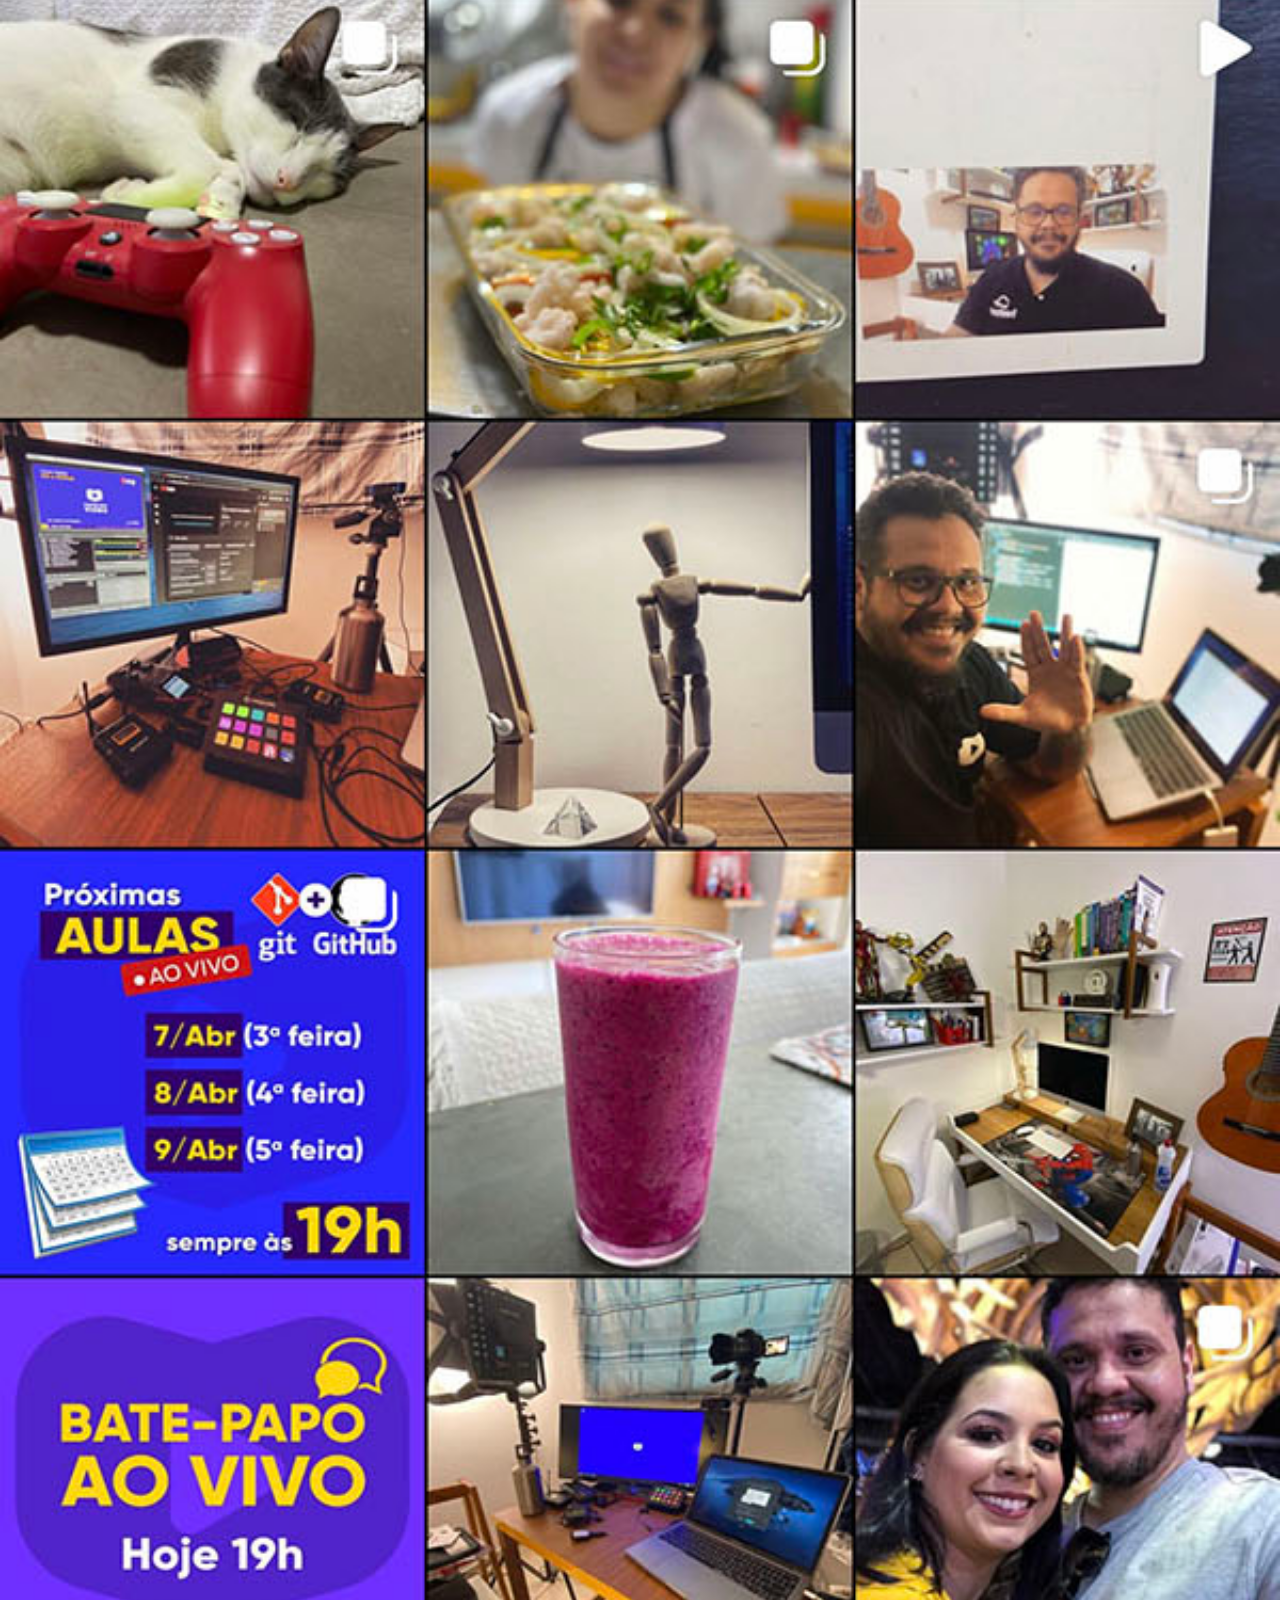
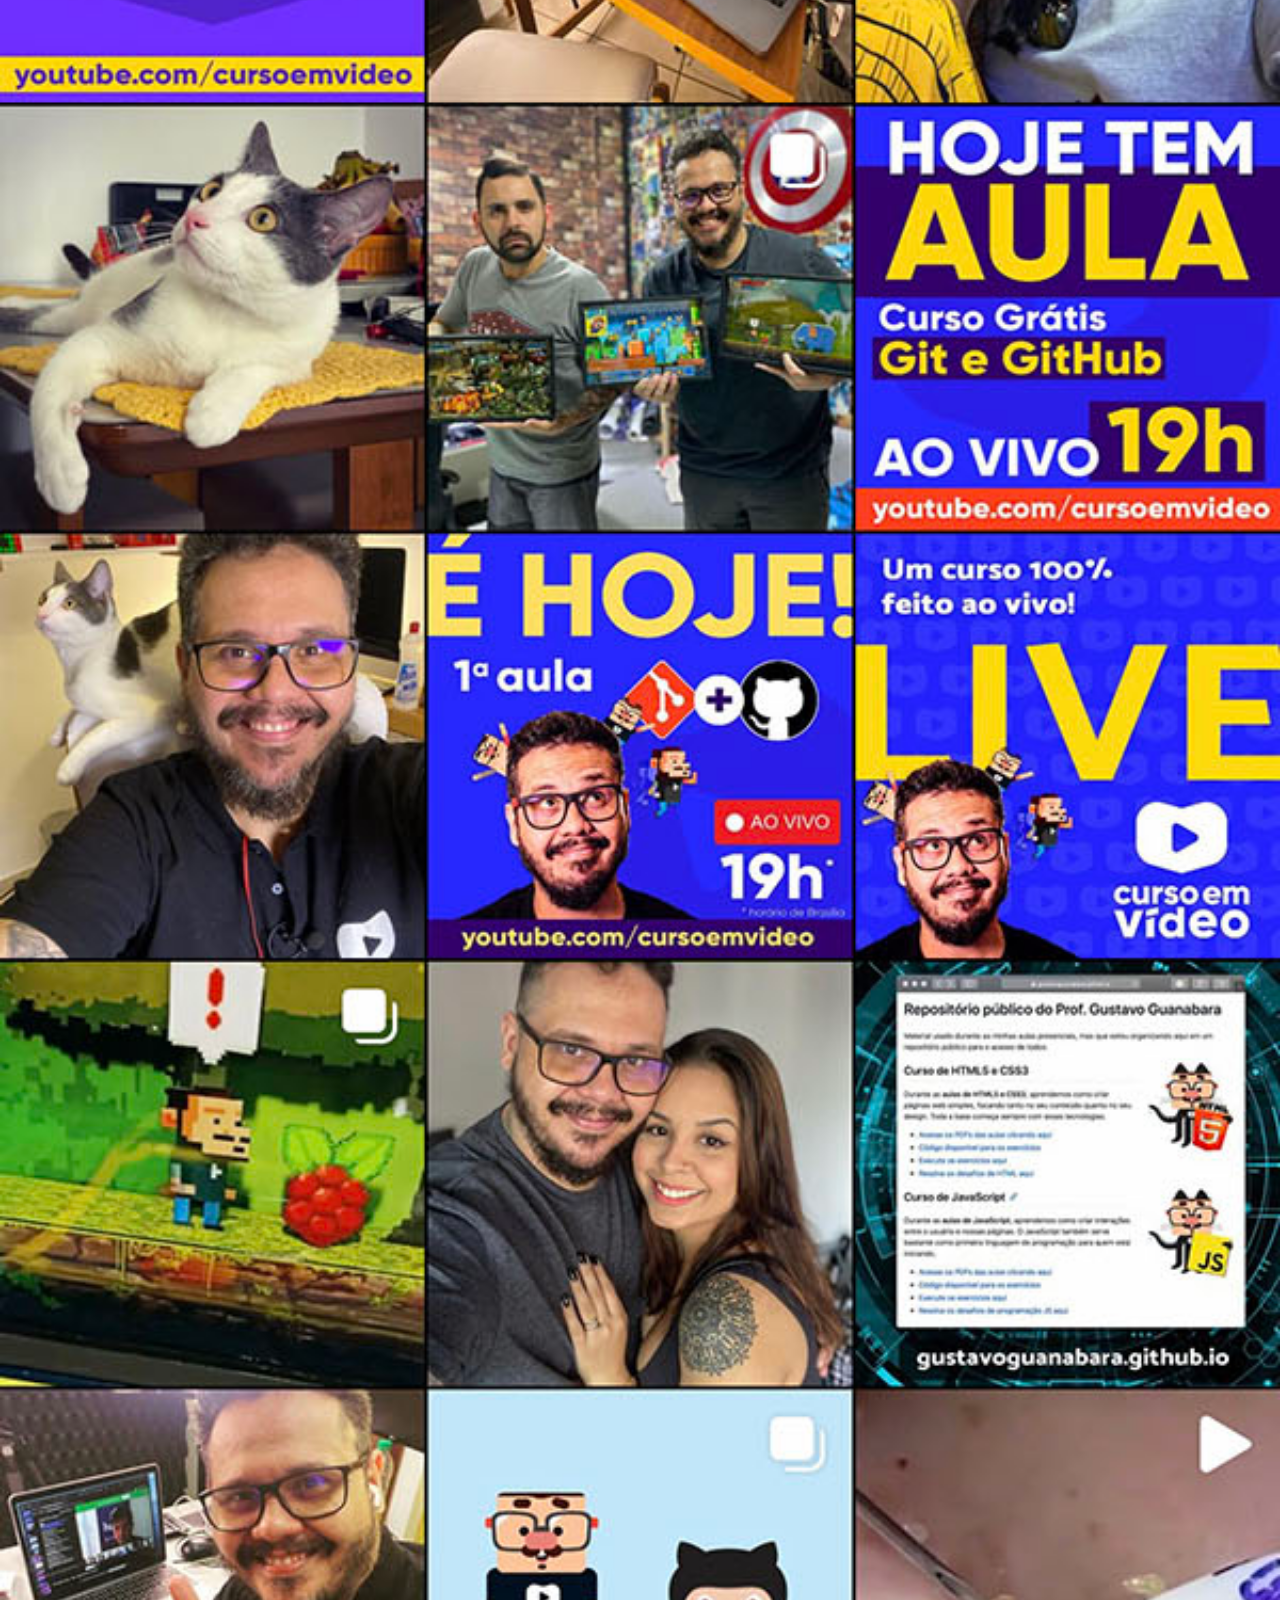
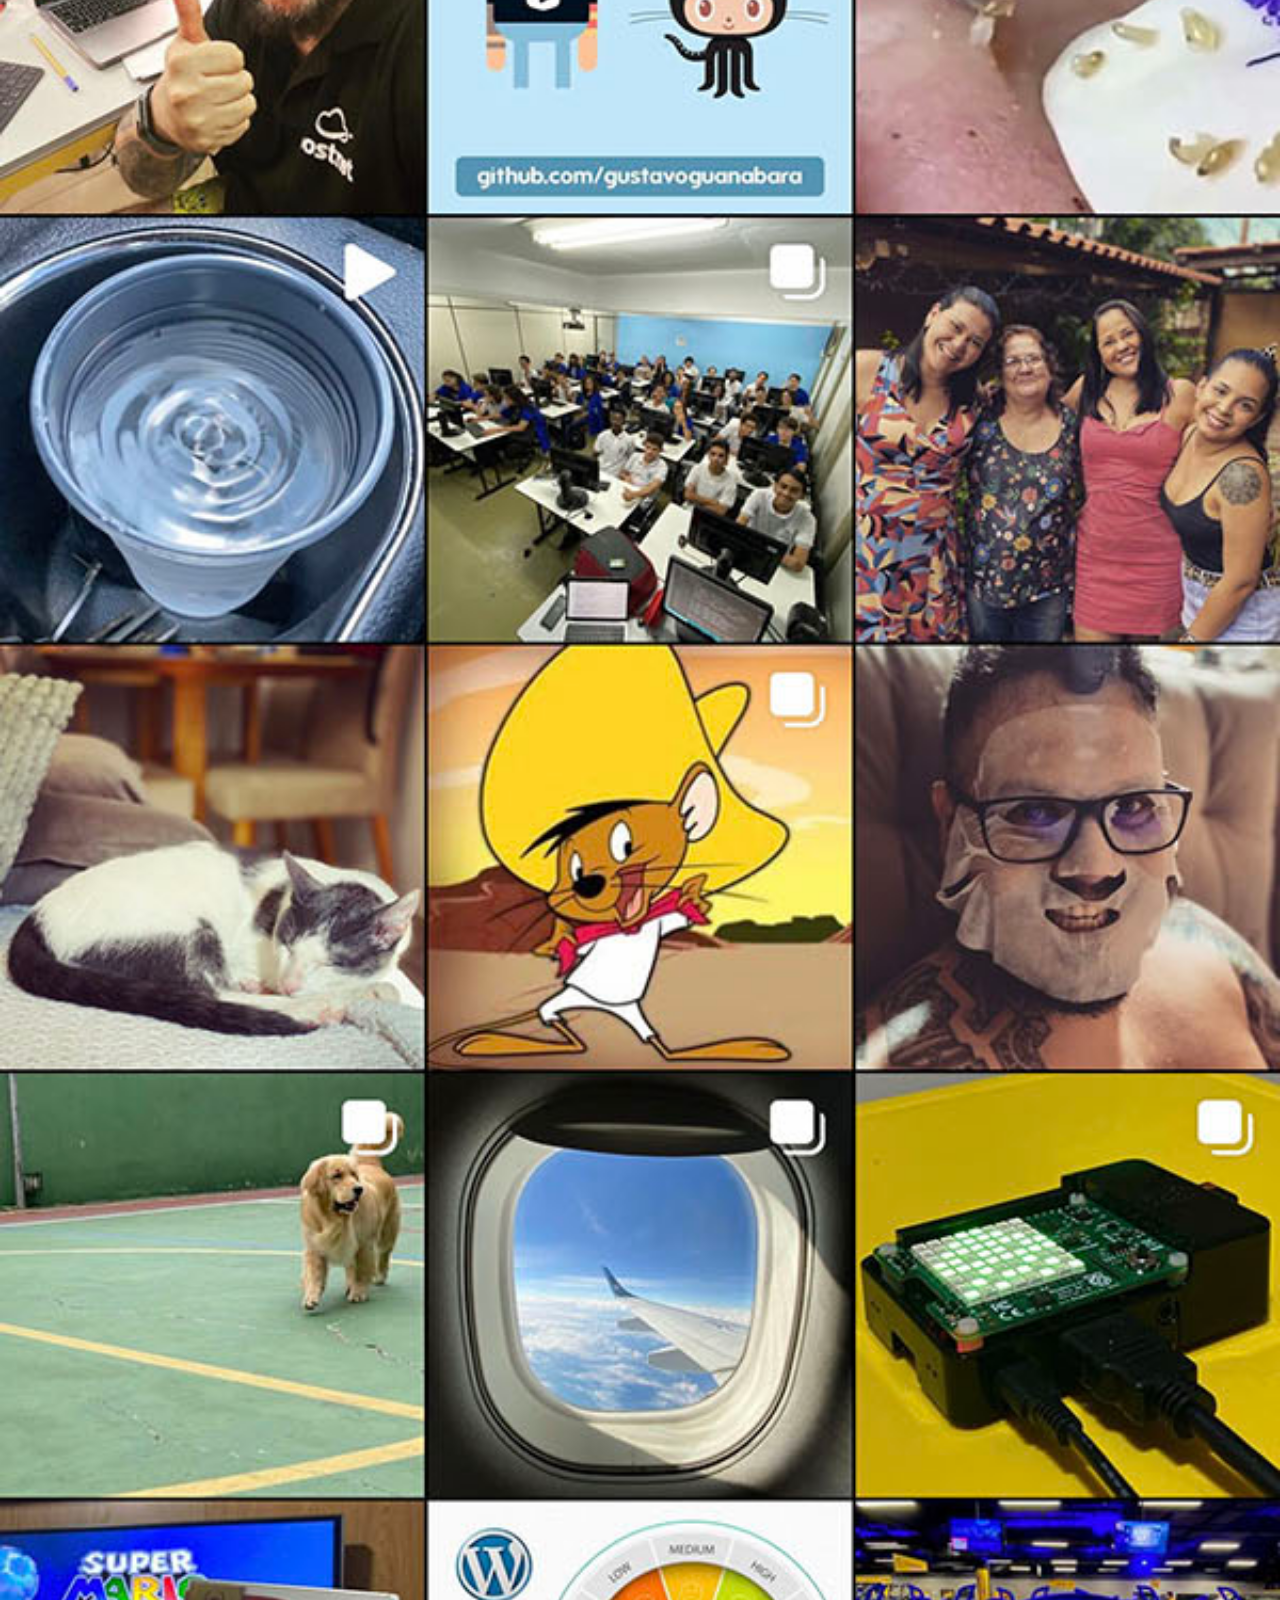
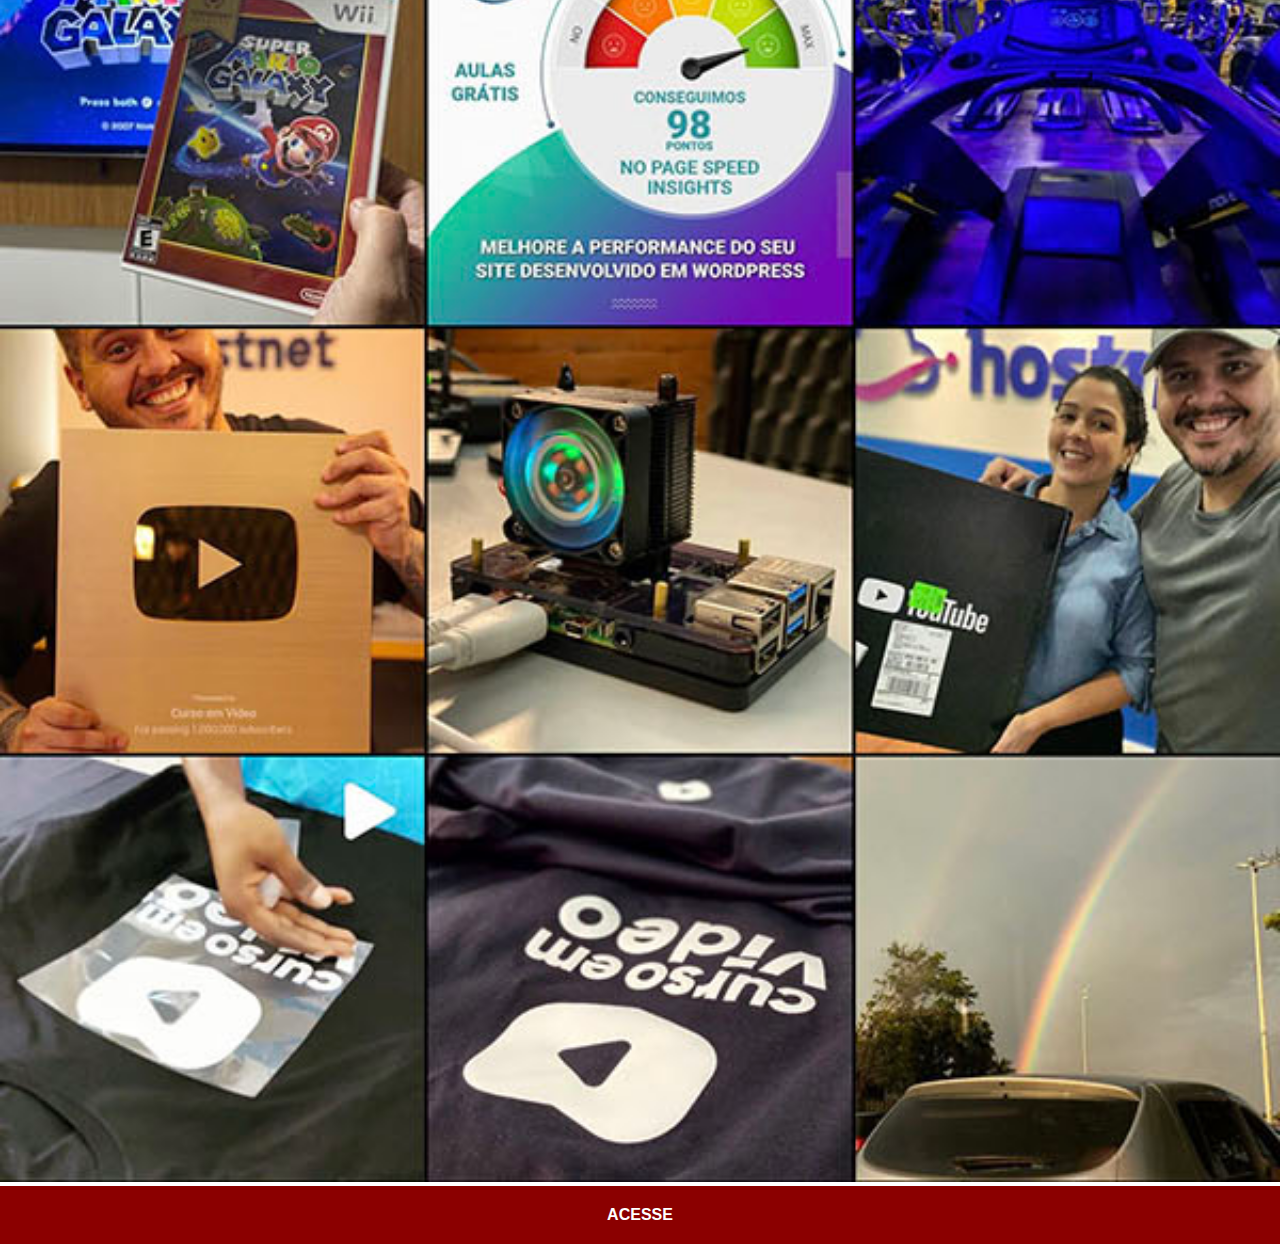
<file: instagram.html>
<!DOCTYPE html>
<html lang="pt-br">
<head>
    <meta charset="UTF-8">
    <meta http-equiv="X-UA-Compatible" content="IE=edge">
    <meta name="viewport" content="width=device-width, initial-scale=1.0">
    <title>Instagram</title>
    <link rel="stylesheet" href="estilos/social.css">
</head>
<body>
    <img src="imagens/tela-instagram.jpg" alt="instagram">
    <a href="https://www.instagram.com/vitao_de_gru/" target="_blank">ACESSE</a>
</body>
</html>
</file>
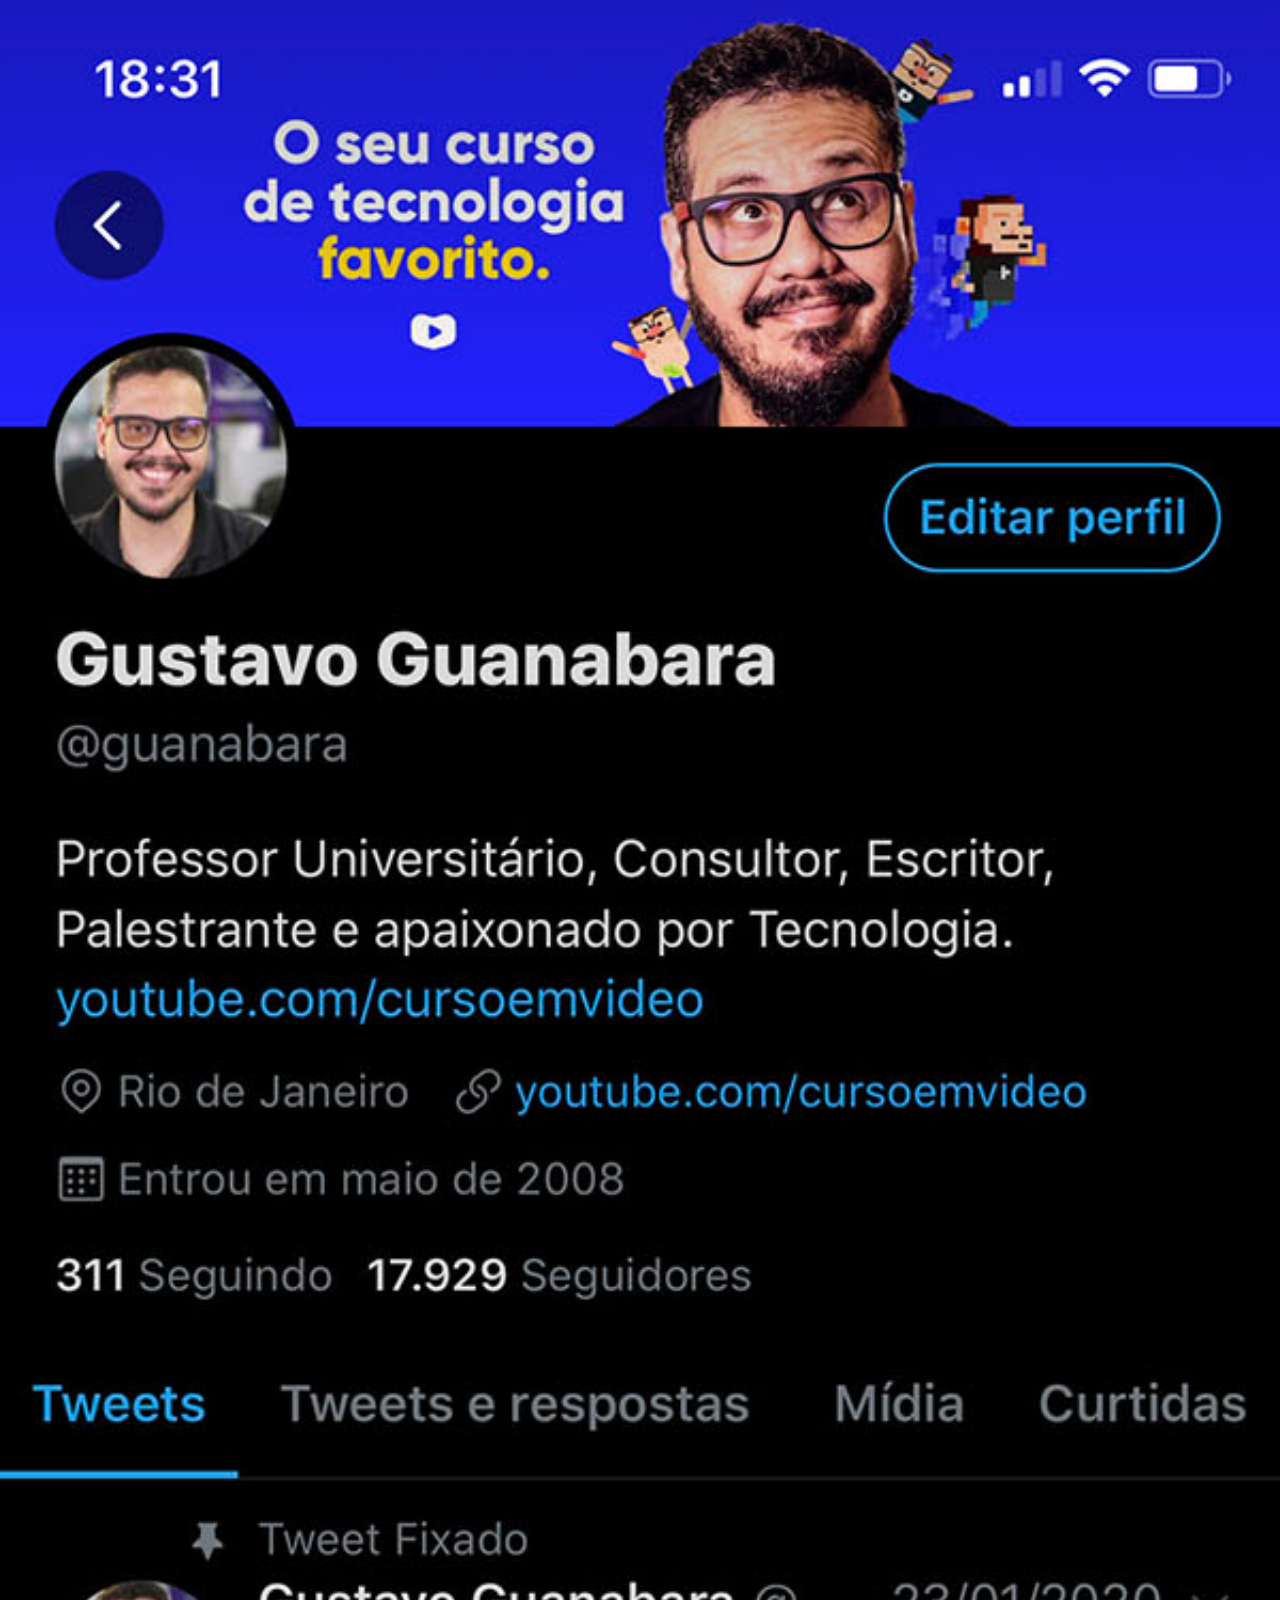
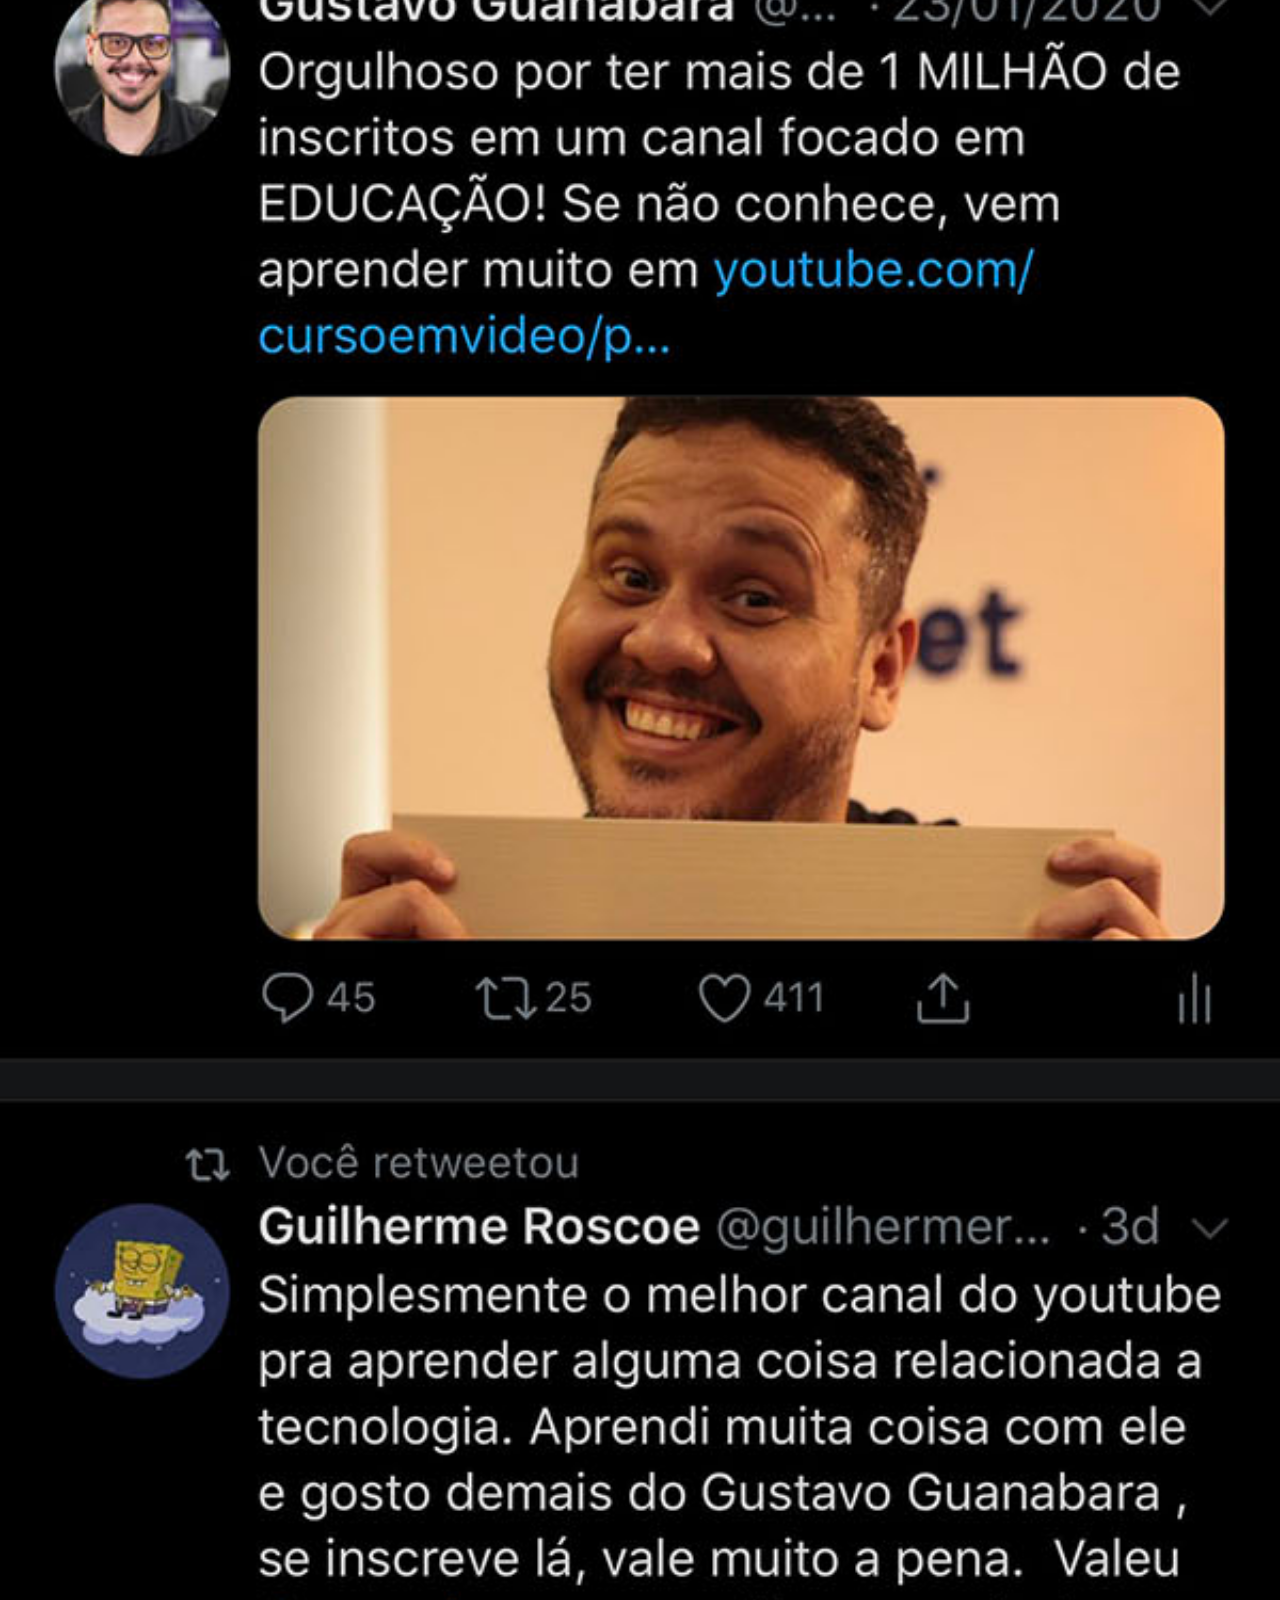
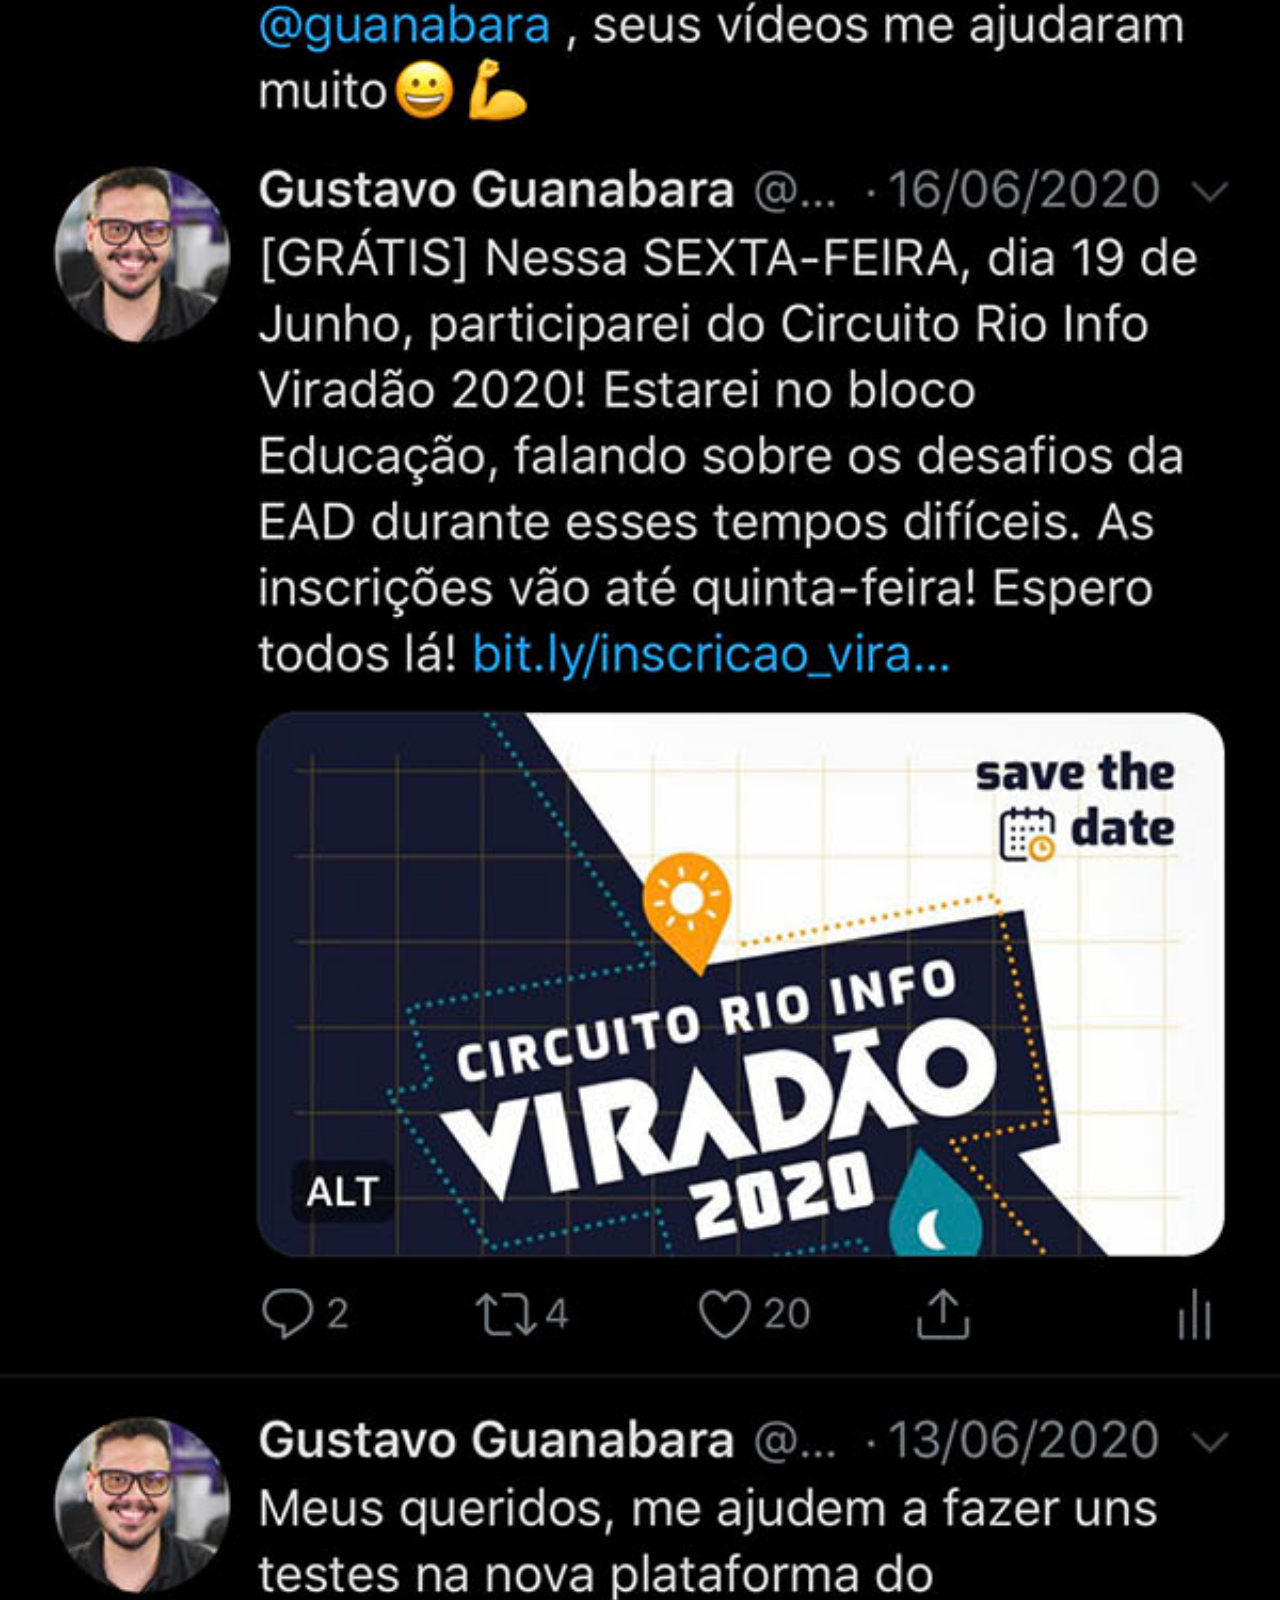
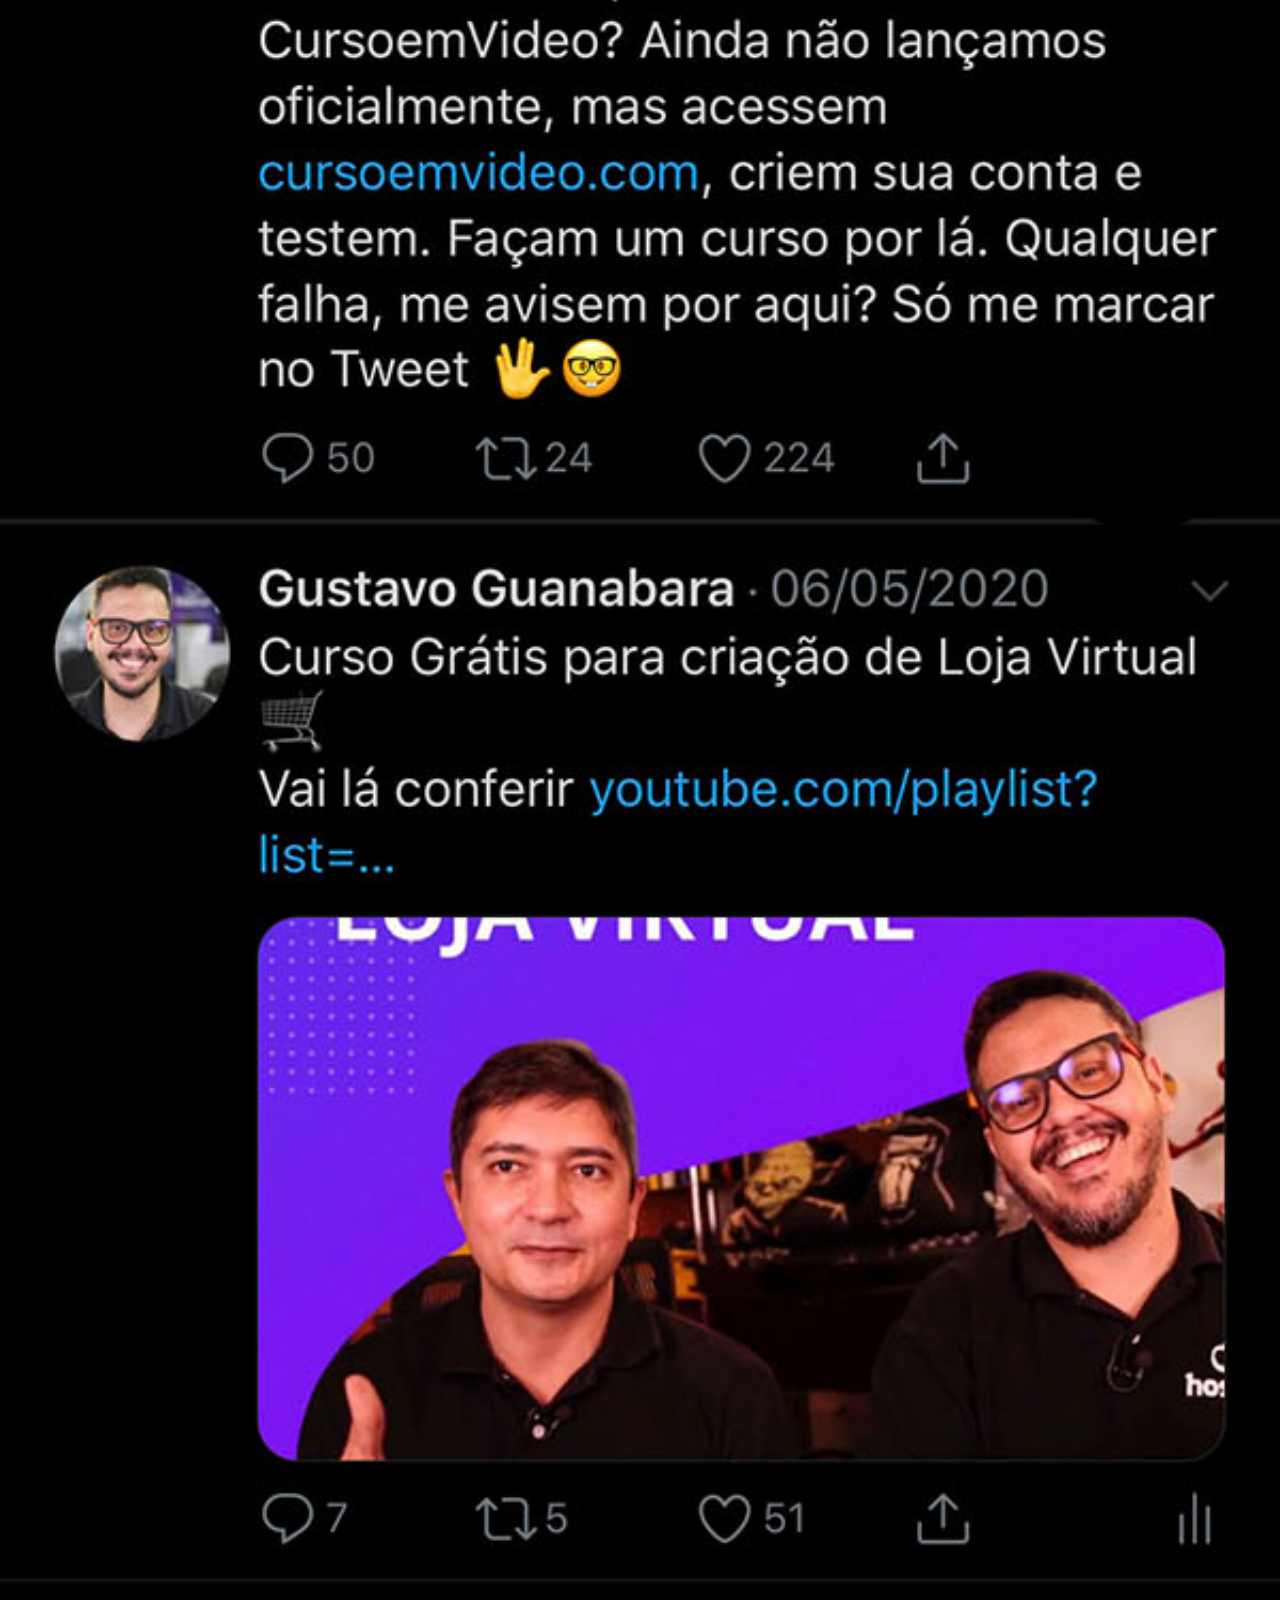
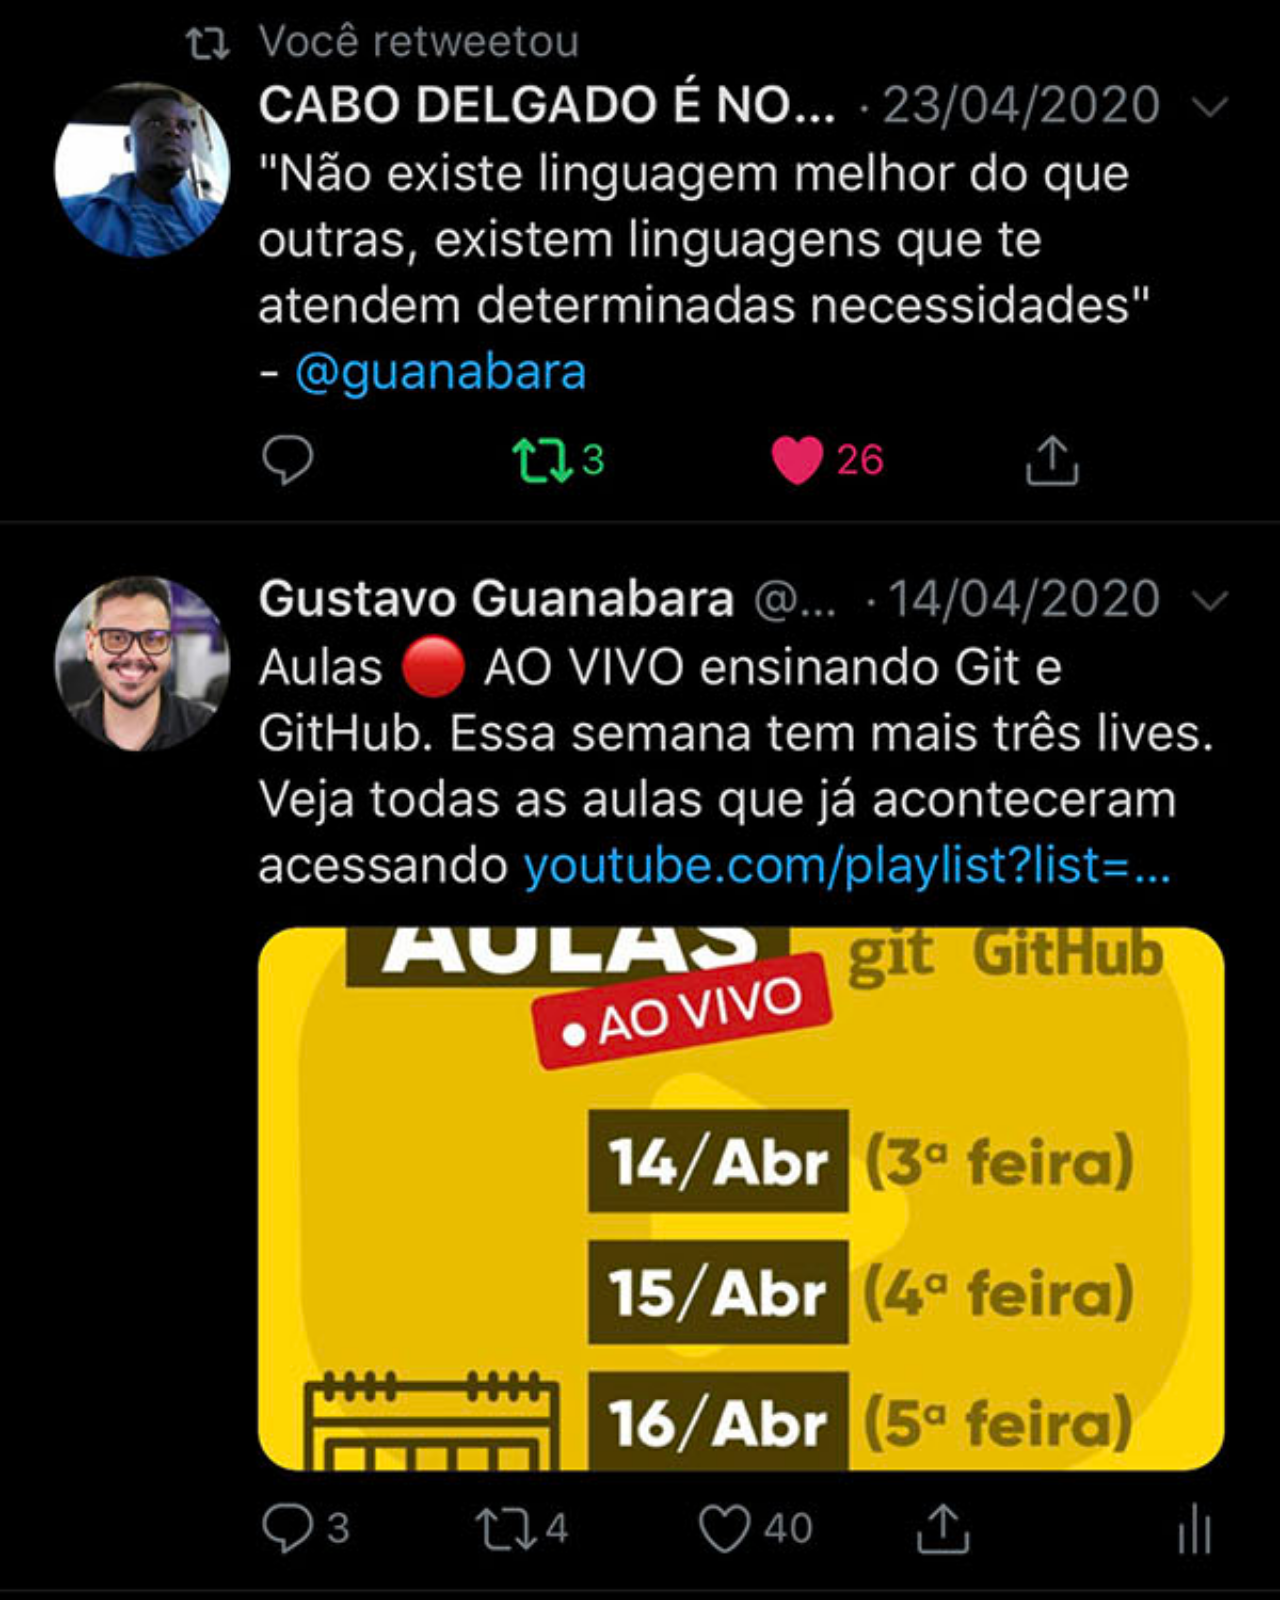
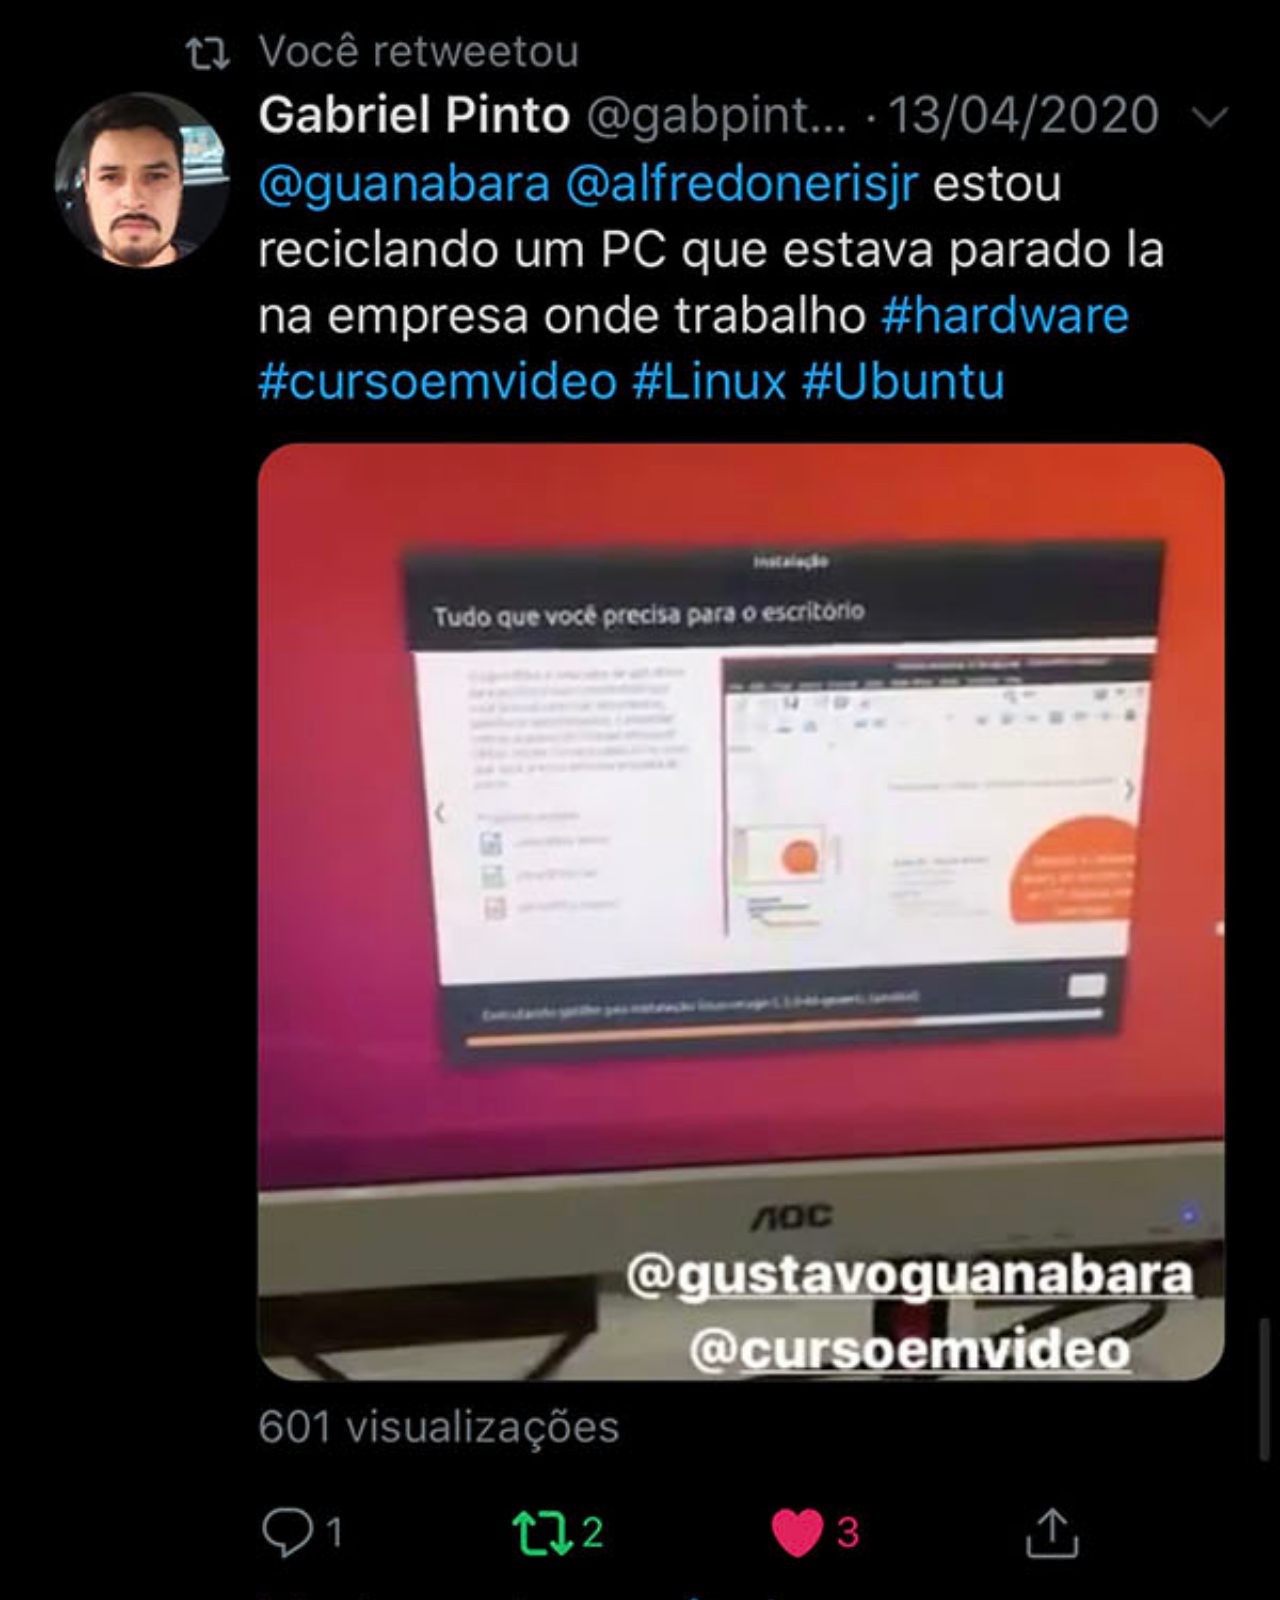
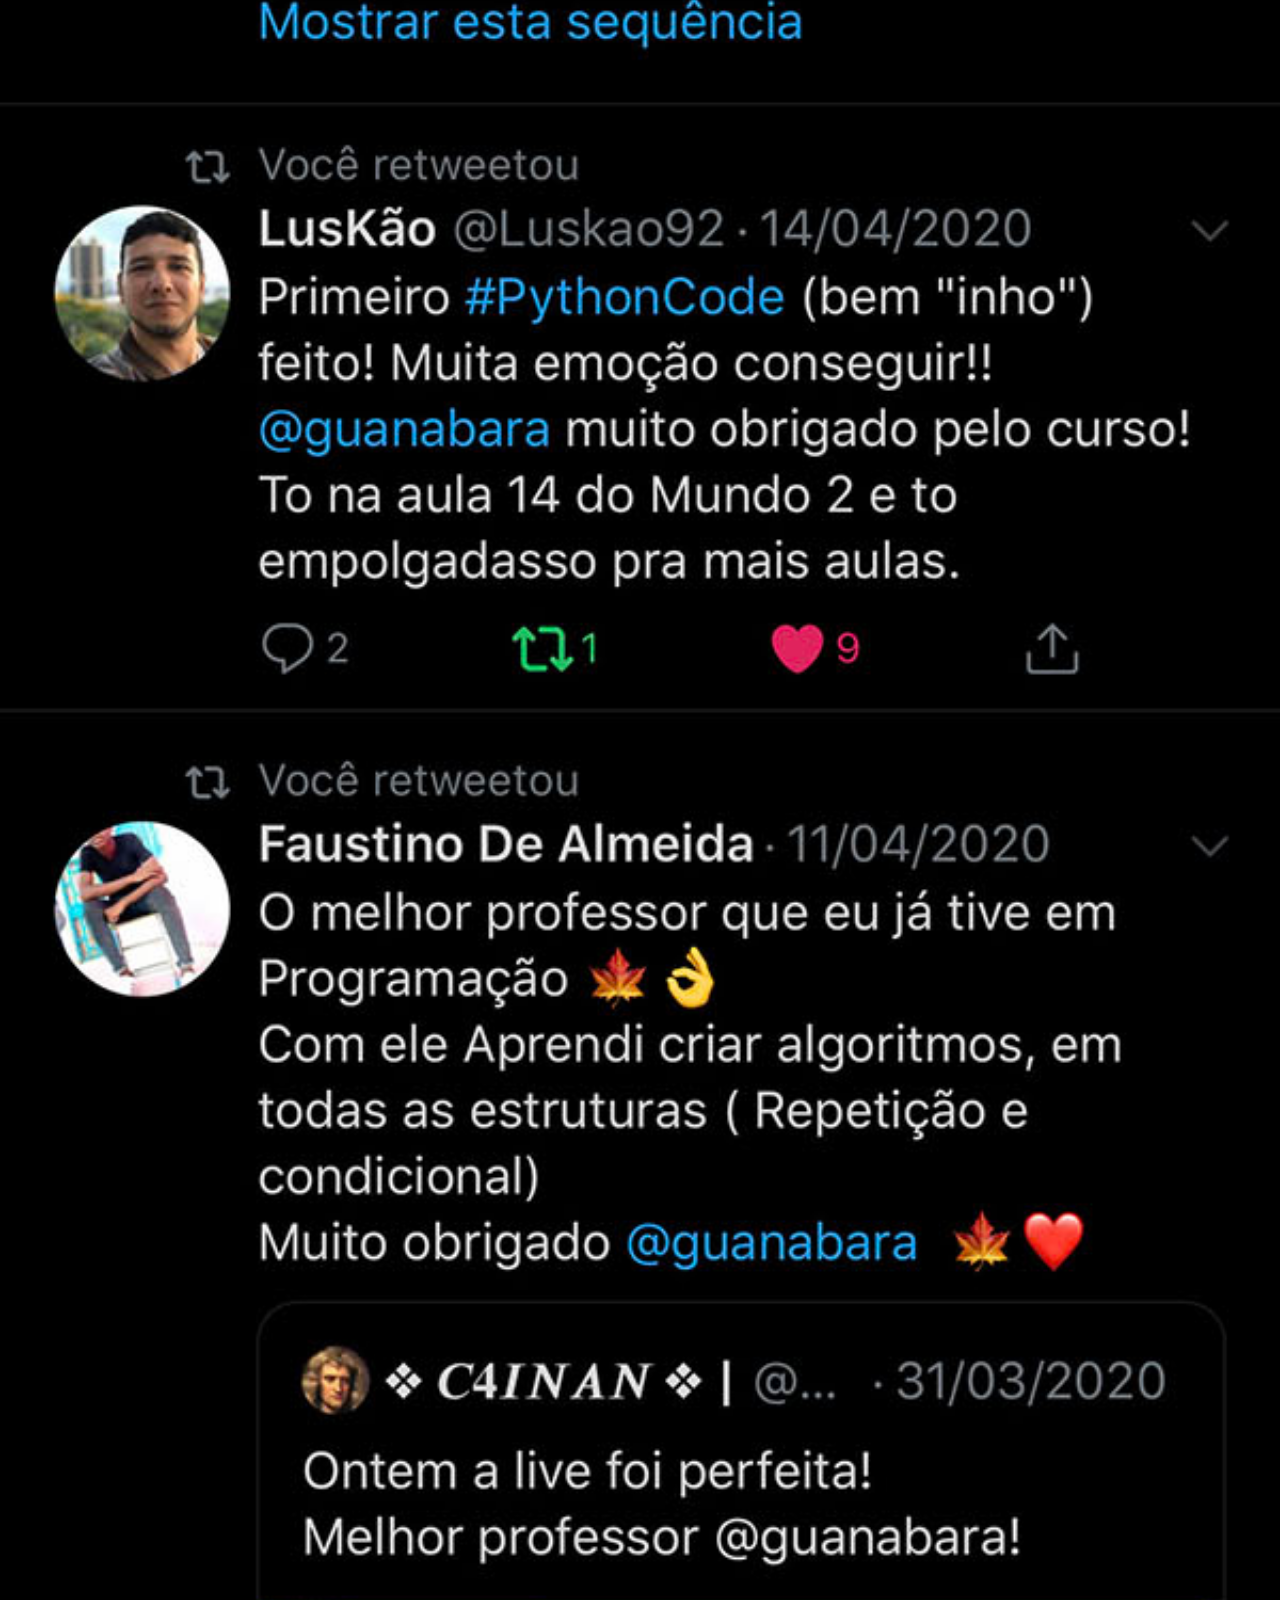
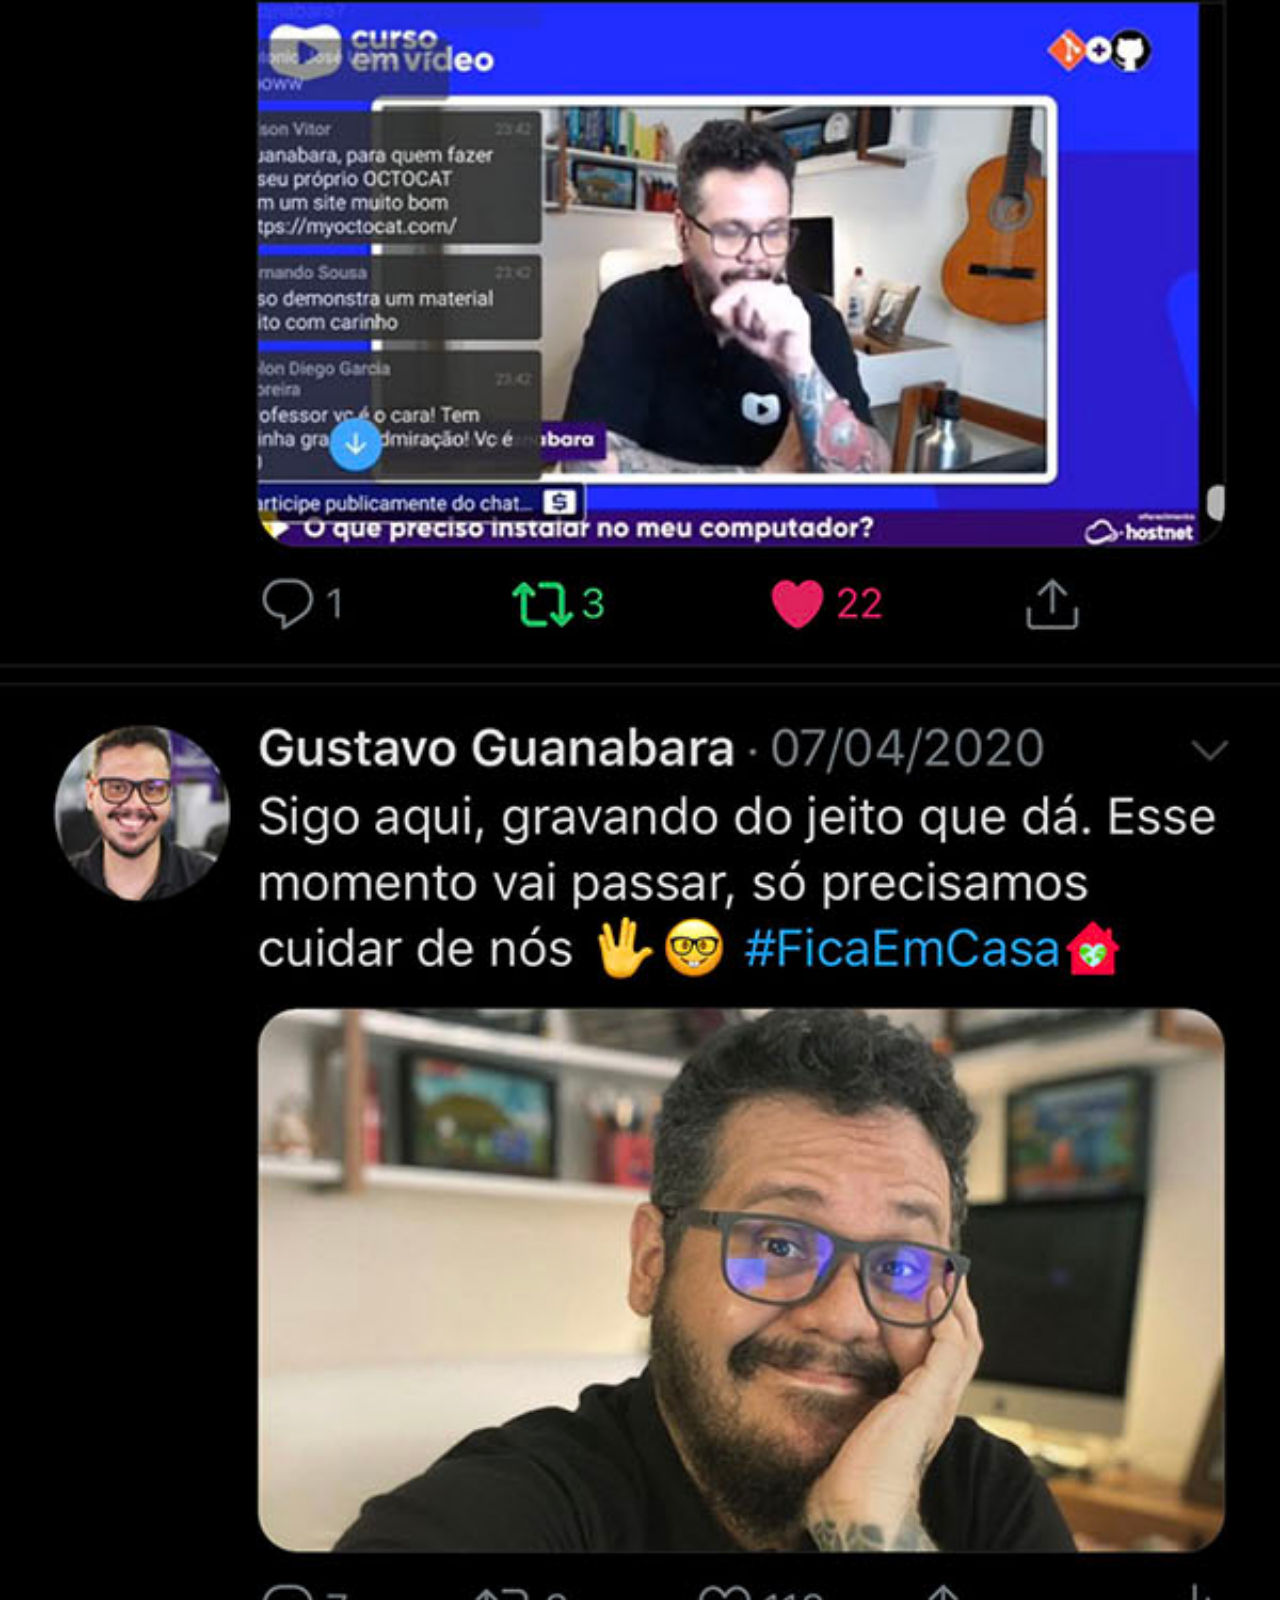
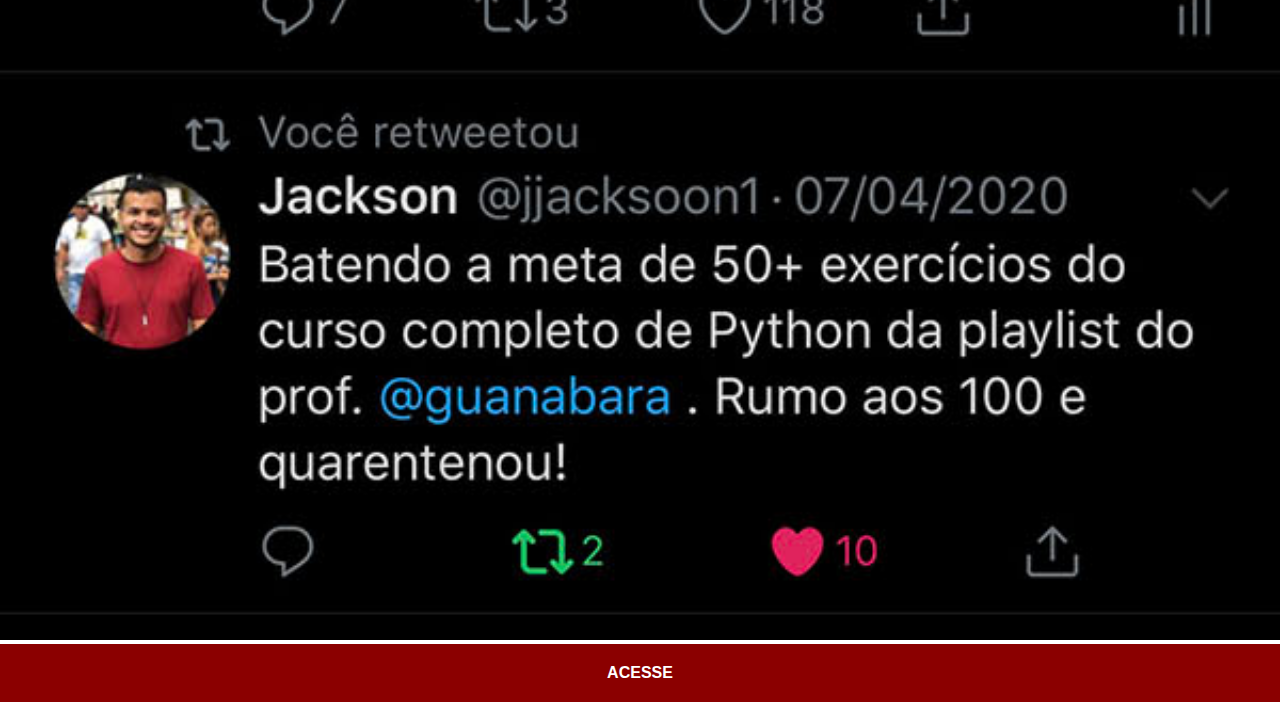
<file: twitter.html>
<!DOCTYPE html>
<html lang="pt-br">
<head>
    <meta charset="UTF-8">
    <meta http-equiv="X-UA-Compatible" content="IE=edge">
    <meta name="viewport" content="width=device-width, initial-scale=1.0">
    <title>Twitter</title>
    <link rel="stylesheet" href="estilos/social.css">
</head>
<body>
    <img src="imagens/tela-twitter.jpg" alt="Twitter">
    <a href="https://twitter.com/Victor_Hookah/with_replies" target="_blank">ACESSE</a>
</body>
</html>
</file>
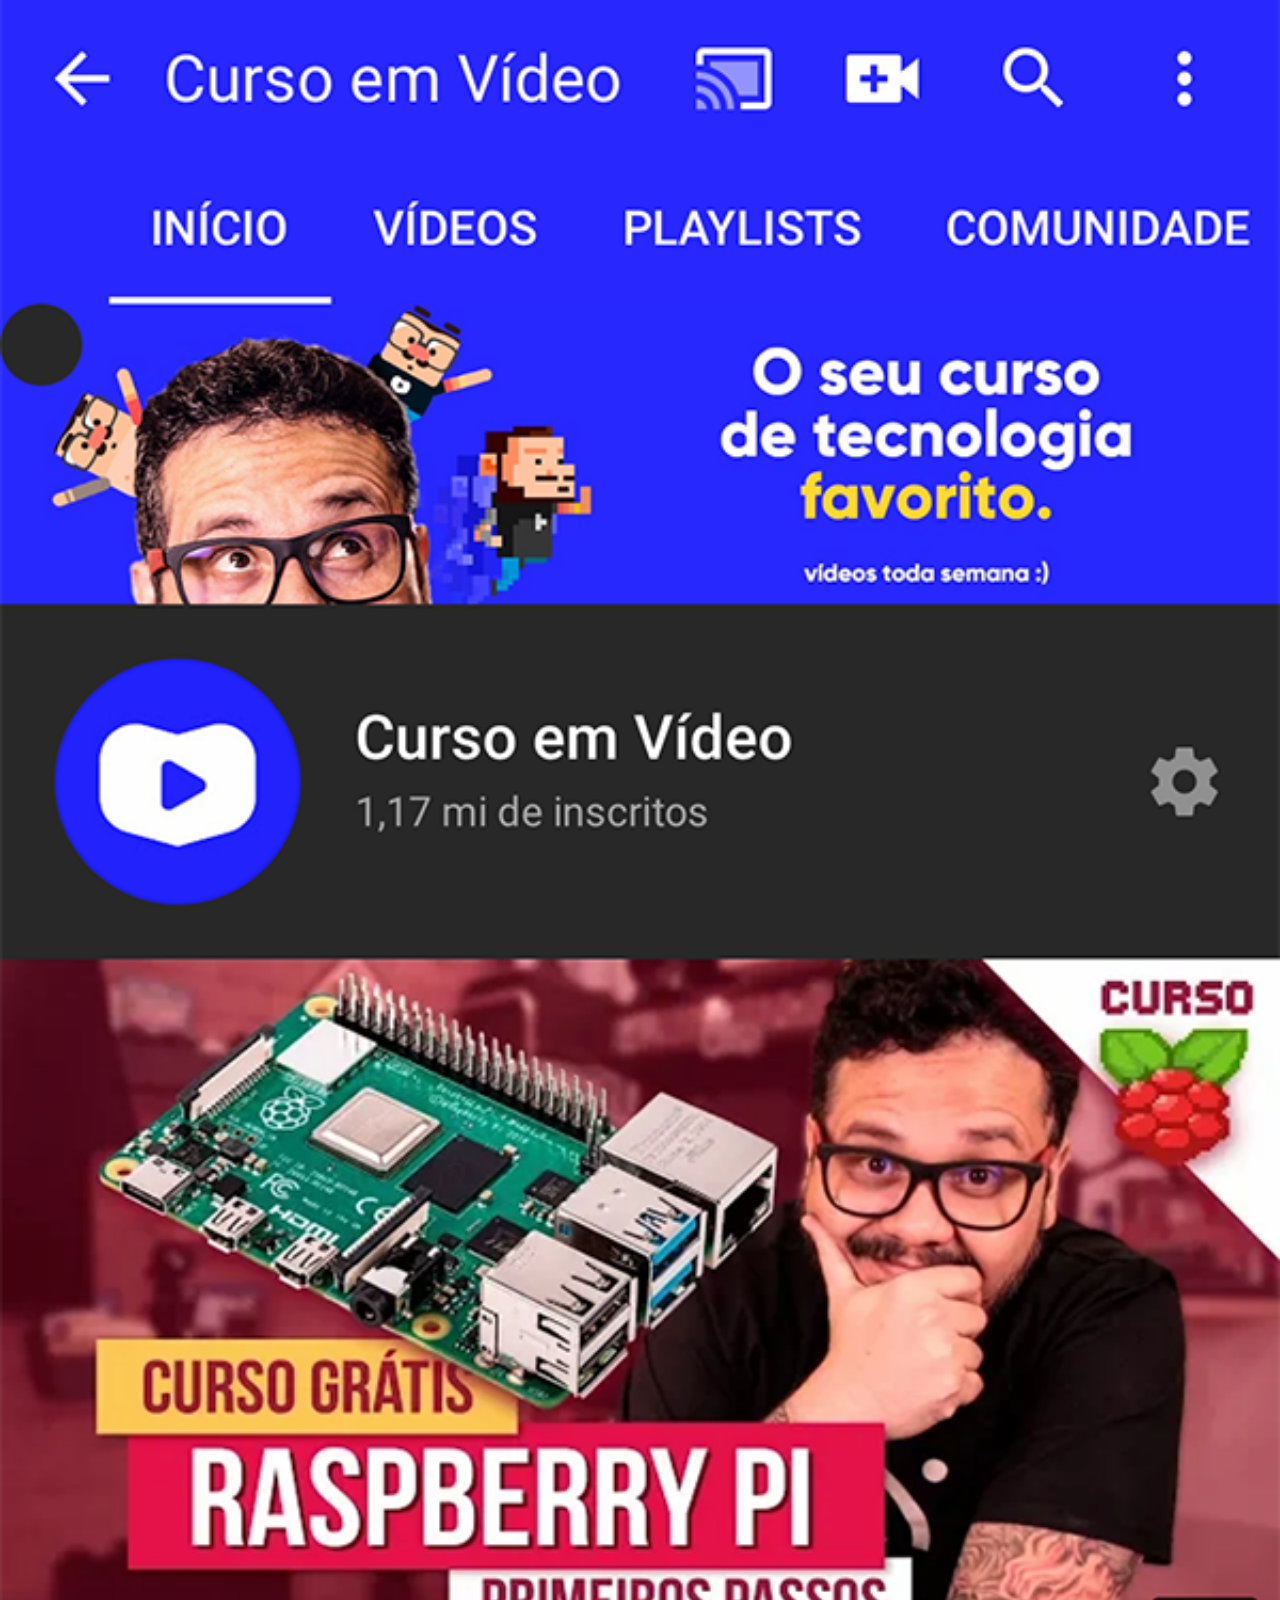
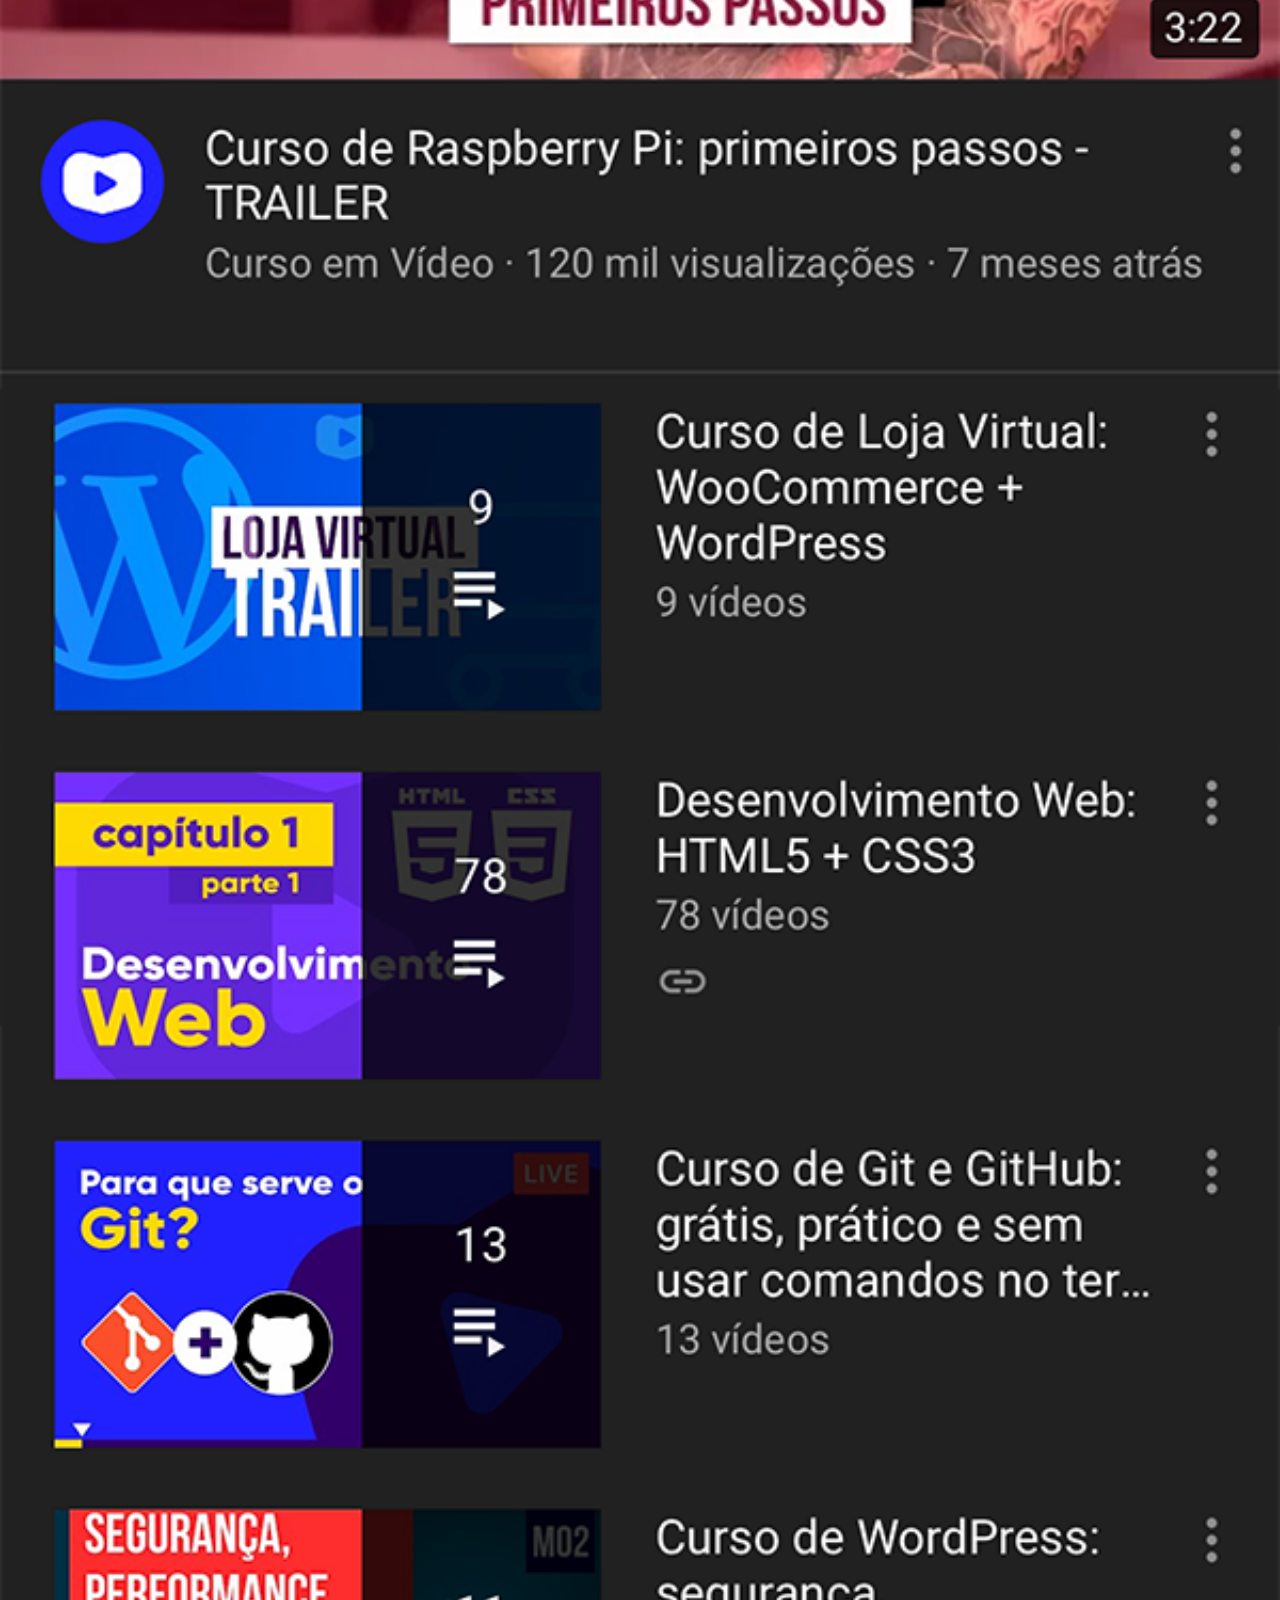
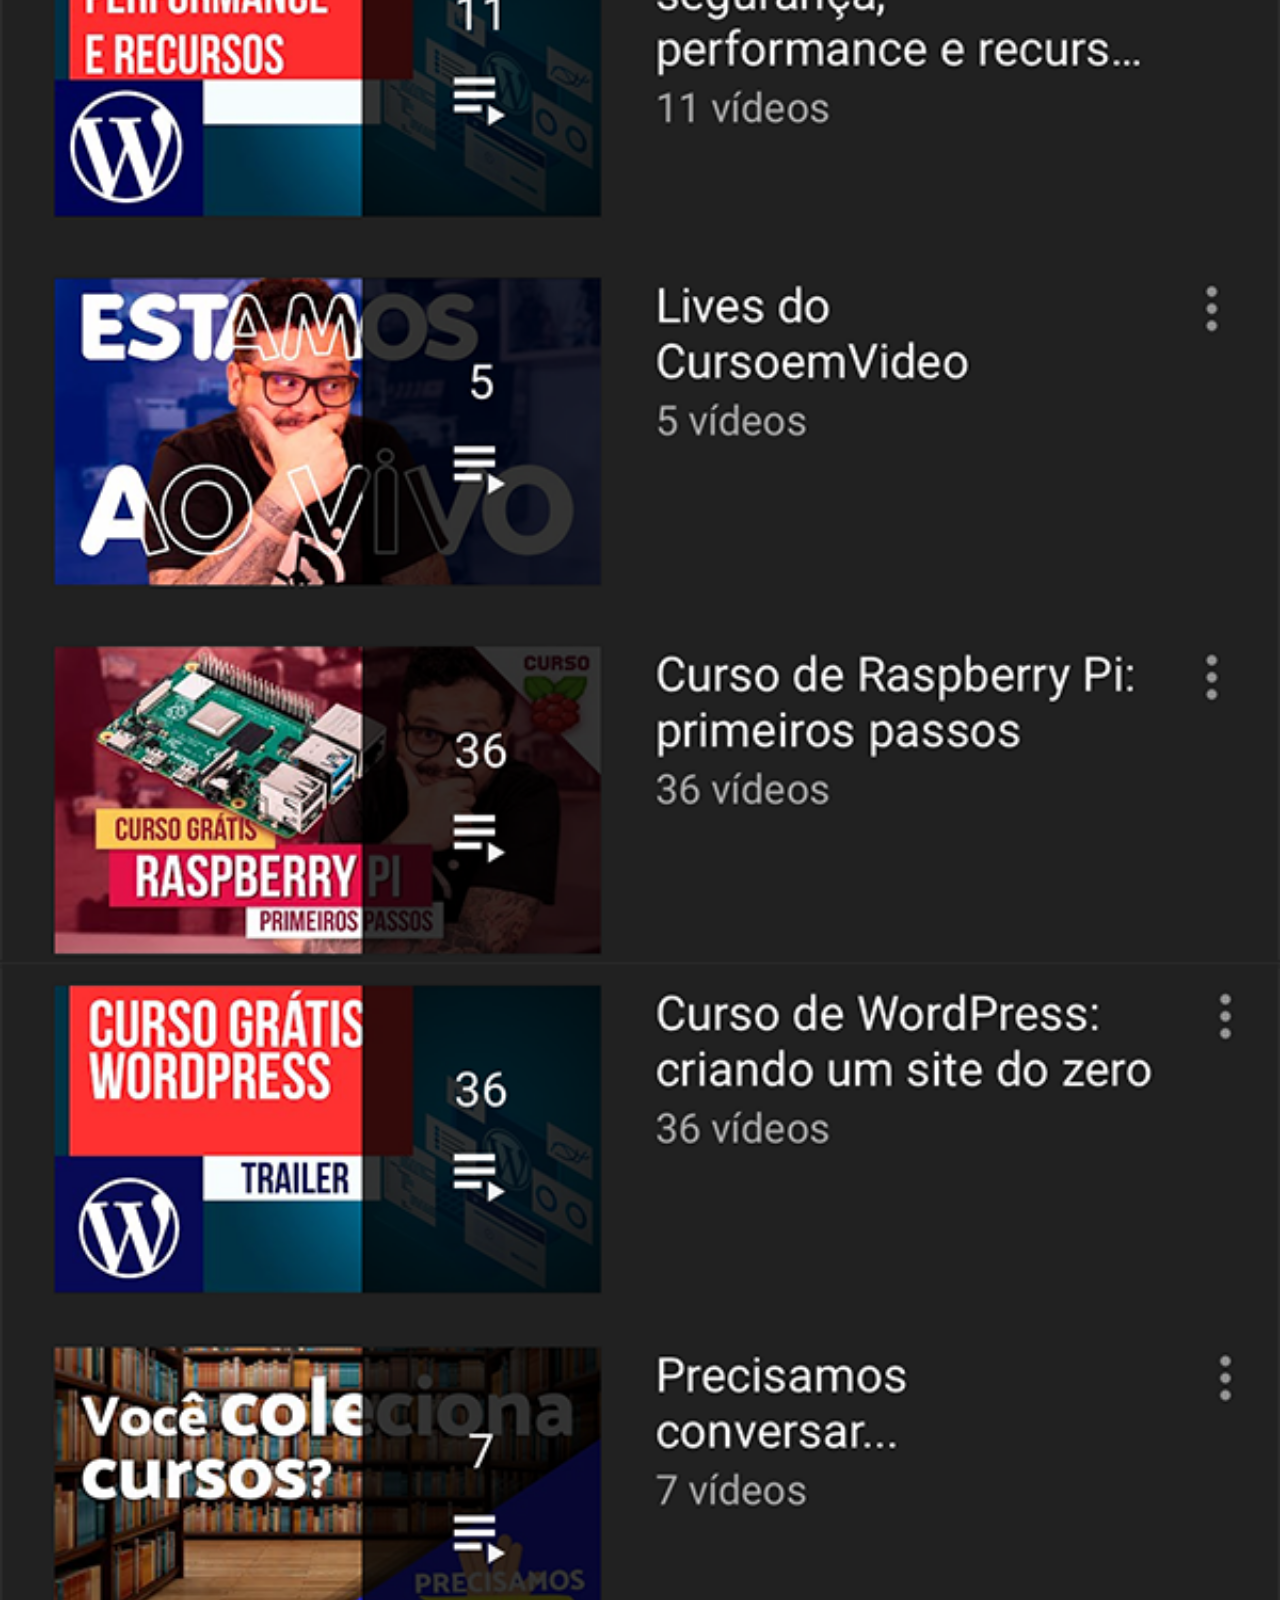
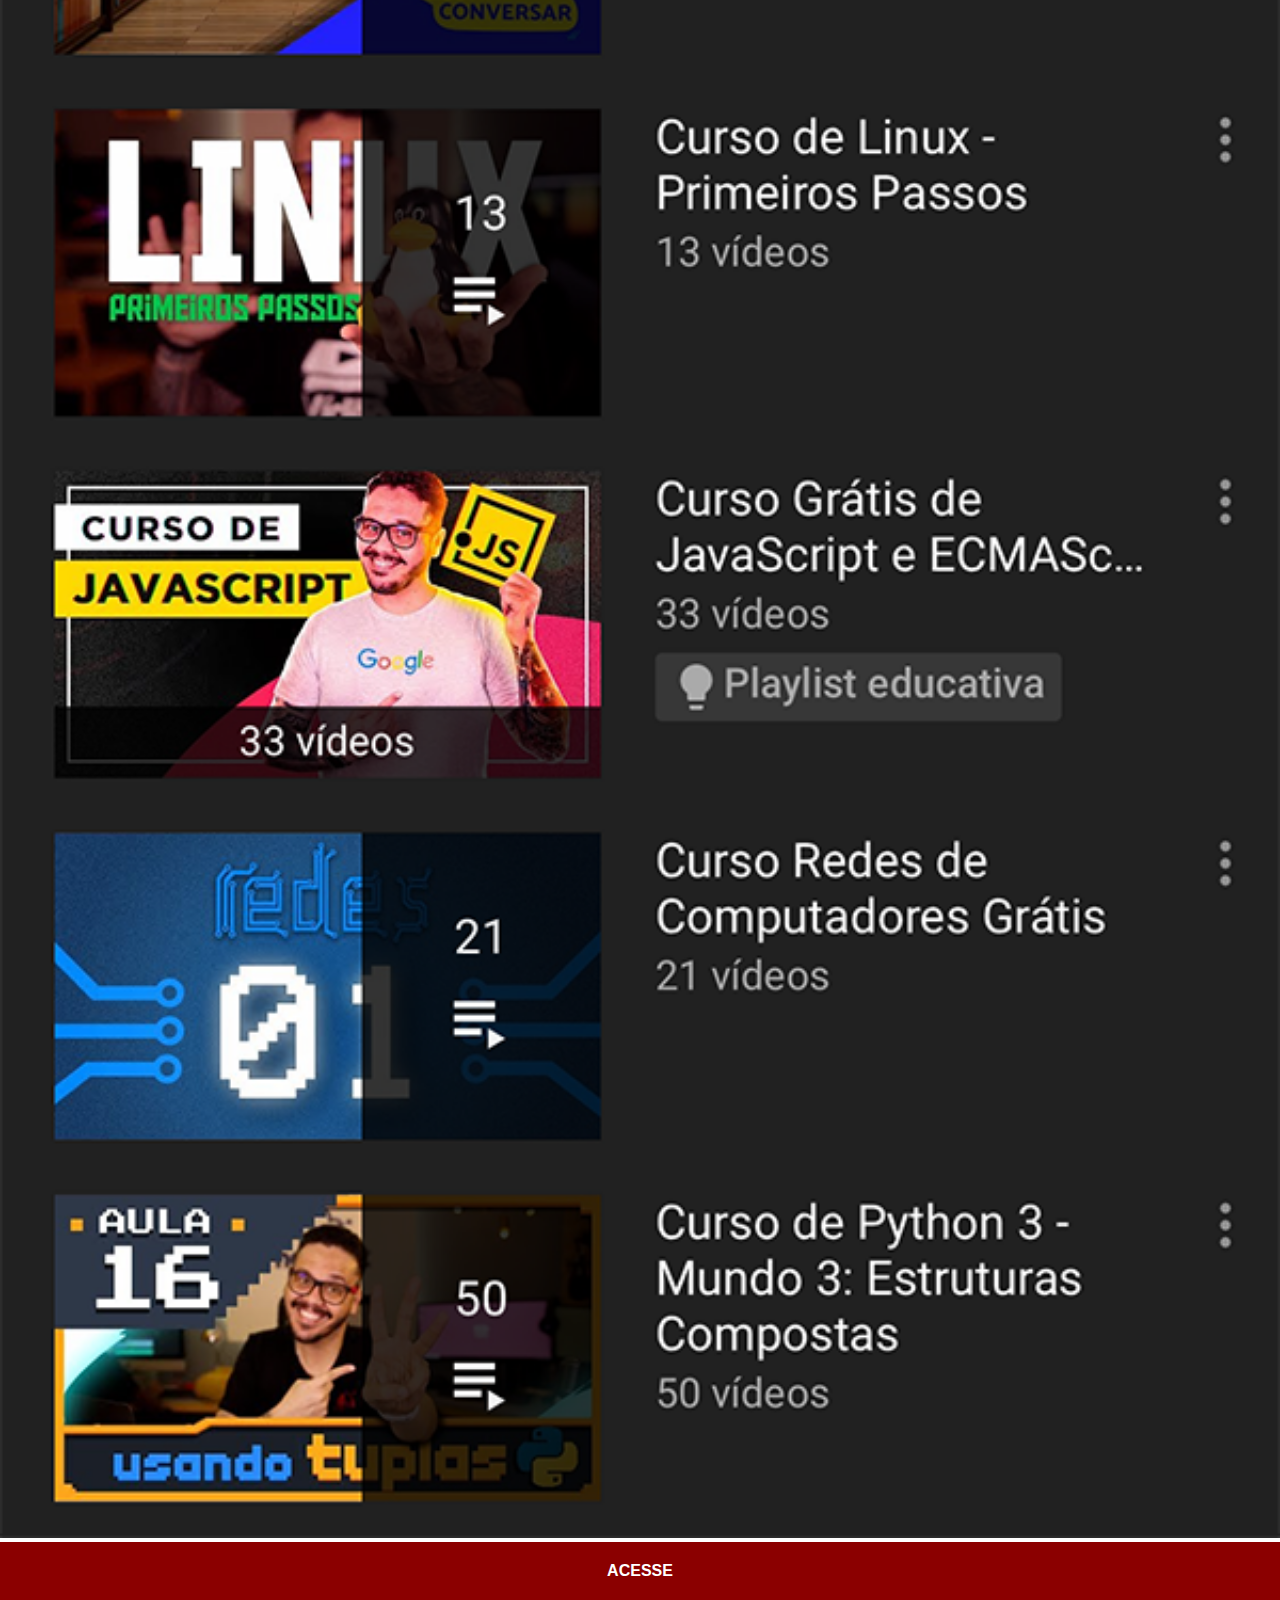
<file: youtube.html>
<!DOCTYPE html>
<html lang="pt-br">
<head>
    <meta charset="UTF-8">
    <meta http-equiv="X-UA-Compatible" content="IE=edge">
    <meta name="viewport" content="width=device-width, initial-scale=1.0">
    <title>Youtube</title>
    <link rel="stylesheet" href="estilos/social.css">
</head>
<body>
   
    <img src="imagens/tela-youtube.png" alt="youtube" >
    <a href="https://www.youtube.com/c/CursoemVídeo" target="_blank">ACESSE</a>
</body>
</html>
</file>
<file: estilos/style.css>
@charset "UTF-8";

*{
    margin: 0px;
    padding: 0px;
    font-family: Arial, Helvetica, sans-serif;
}
html,body{
    height: 100vh;
    width: 100vw;
    background-color: black;
}
main{
    position: relative;
    background-image: url(../imagens/fundo-madeira.jpg);
    background-repeat: no-repeat;
    background-position: top center;
    background-size: cover;
    background-attachment: fixed;
    height: 100vh;
    width: 100vw;
}
#telefone{
    position: absolute;
    width: 311px;
    height: 627px;
    top: 50%;
    left: 50%;
    transform: translate(-50%,-50%);
    background-image: url(../imagens/frame-iphone.png);
    background-repeat: no-repeat;
}
#tela{
    position: relative;
    top: 84px;
    left: 25px;
    width: 262px;
    height: 465px;
}
#redes-sociais{
    text-align: right;
}
#redes-sociais>a img{
    border-radius: 50%;
    margin: 5px;
    width: 50px;
     box-sizing: border-box;
    box-shadow: 2px 2px 8px rgba(0, 0, 0, 0.658);

}
#redes-sociais>a img:hover{
    transform: translate(-3px, -3px);
    transition: transform .3s, border .5s;
    box-shadow: 3px 3px 10px black;
    border: 3px solid rgba(255, 255, 255, 0.144);
    
}
</file>
<file: estilos/social.css>
@charset "UTF-8";
*{
    margin: 0;
    padding: 0;
    font-family: Arial, Helvetica, sans-serif;
}
img{
    width: 100vw;
}
::-webkit-scrollbar{
    width: 0px;
    height: 0px;
}
a{
    display: block;
    padding: 20px;
    background-color: darkred;
    color: white;
    text-align: center;
    font-weight: bolder;
    text-decoration: none;
}
a:hover{
    background-color: red;
}
</file>
